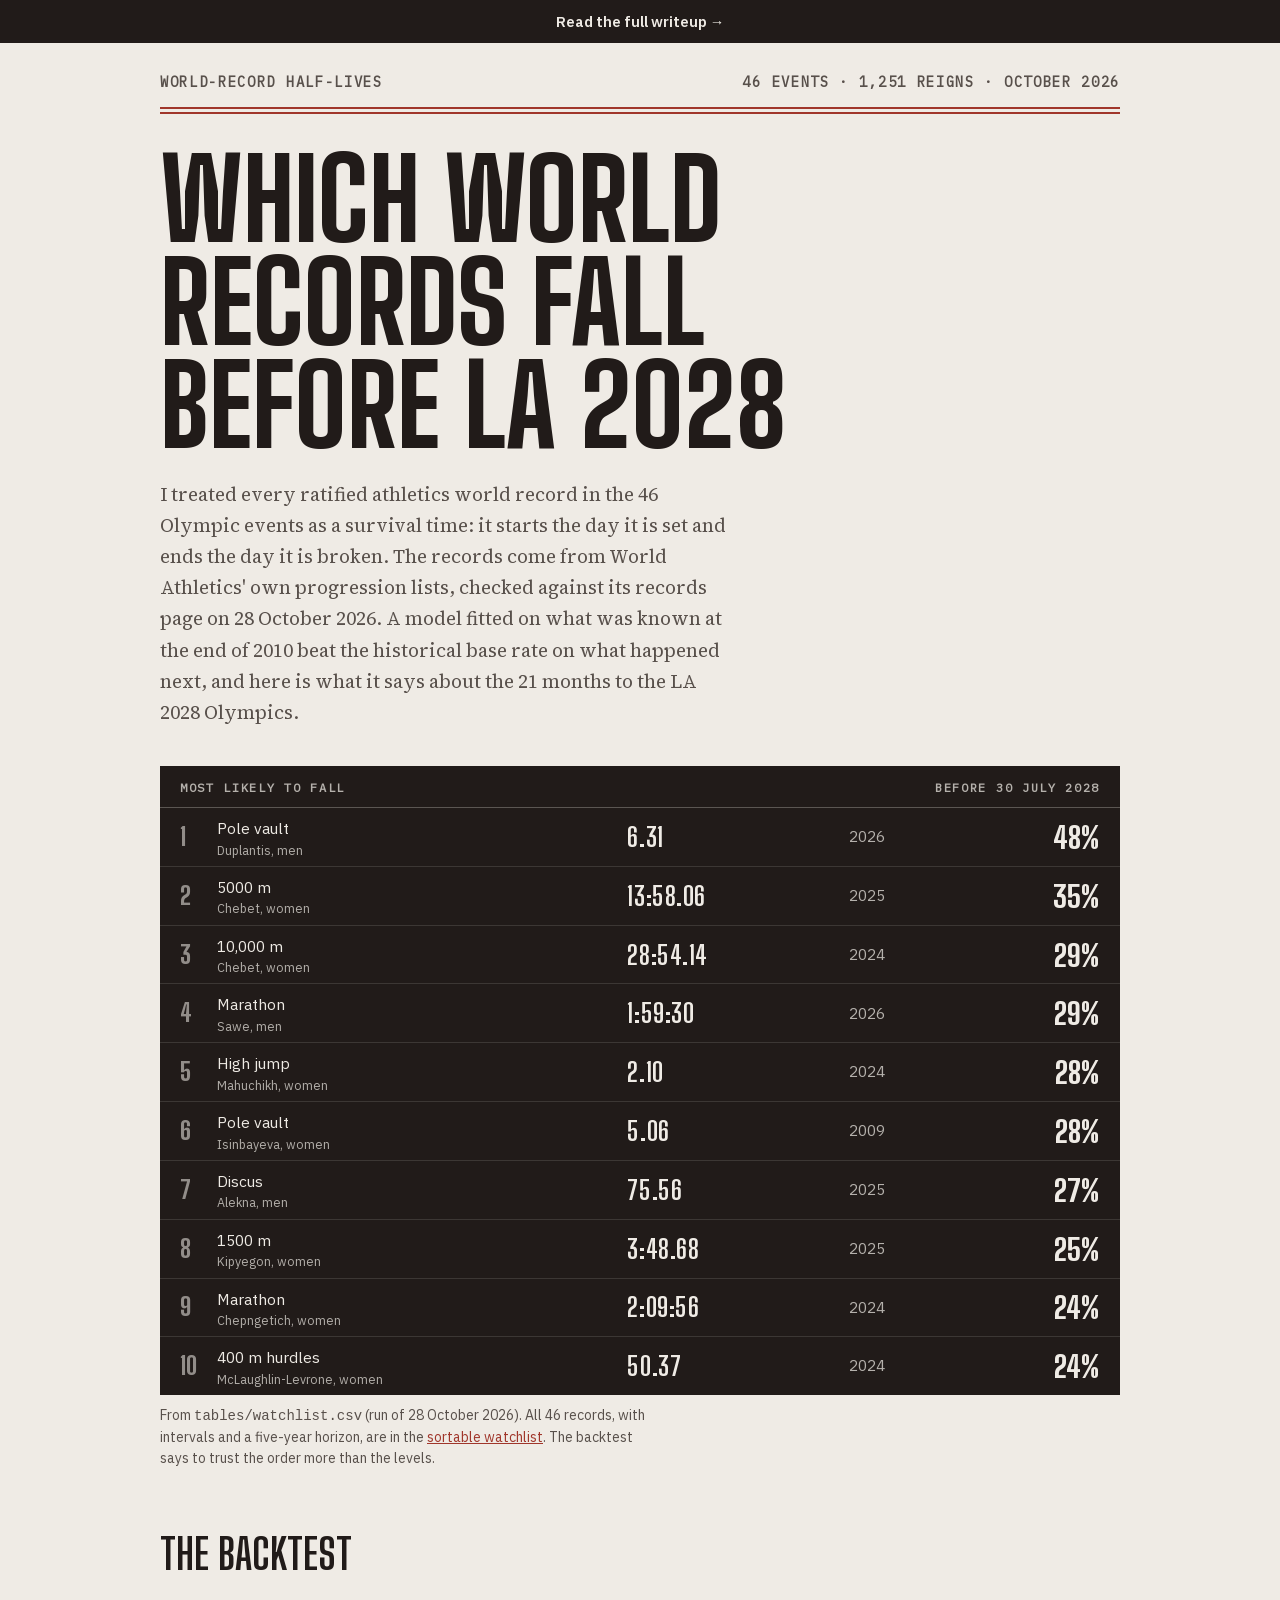
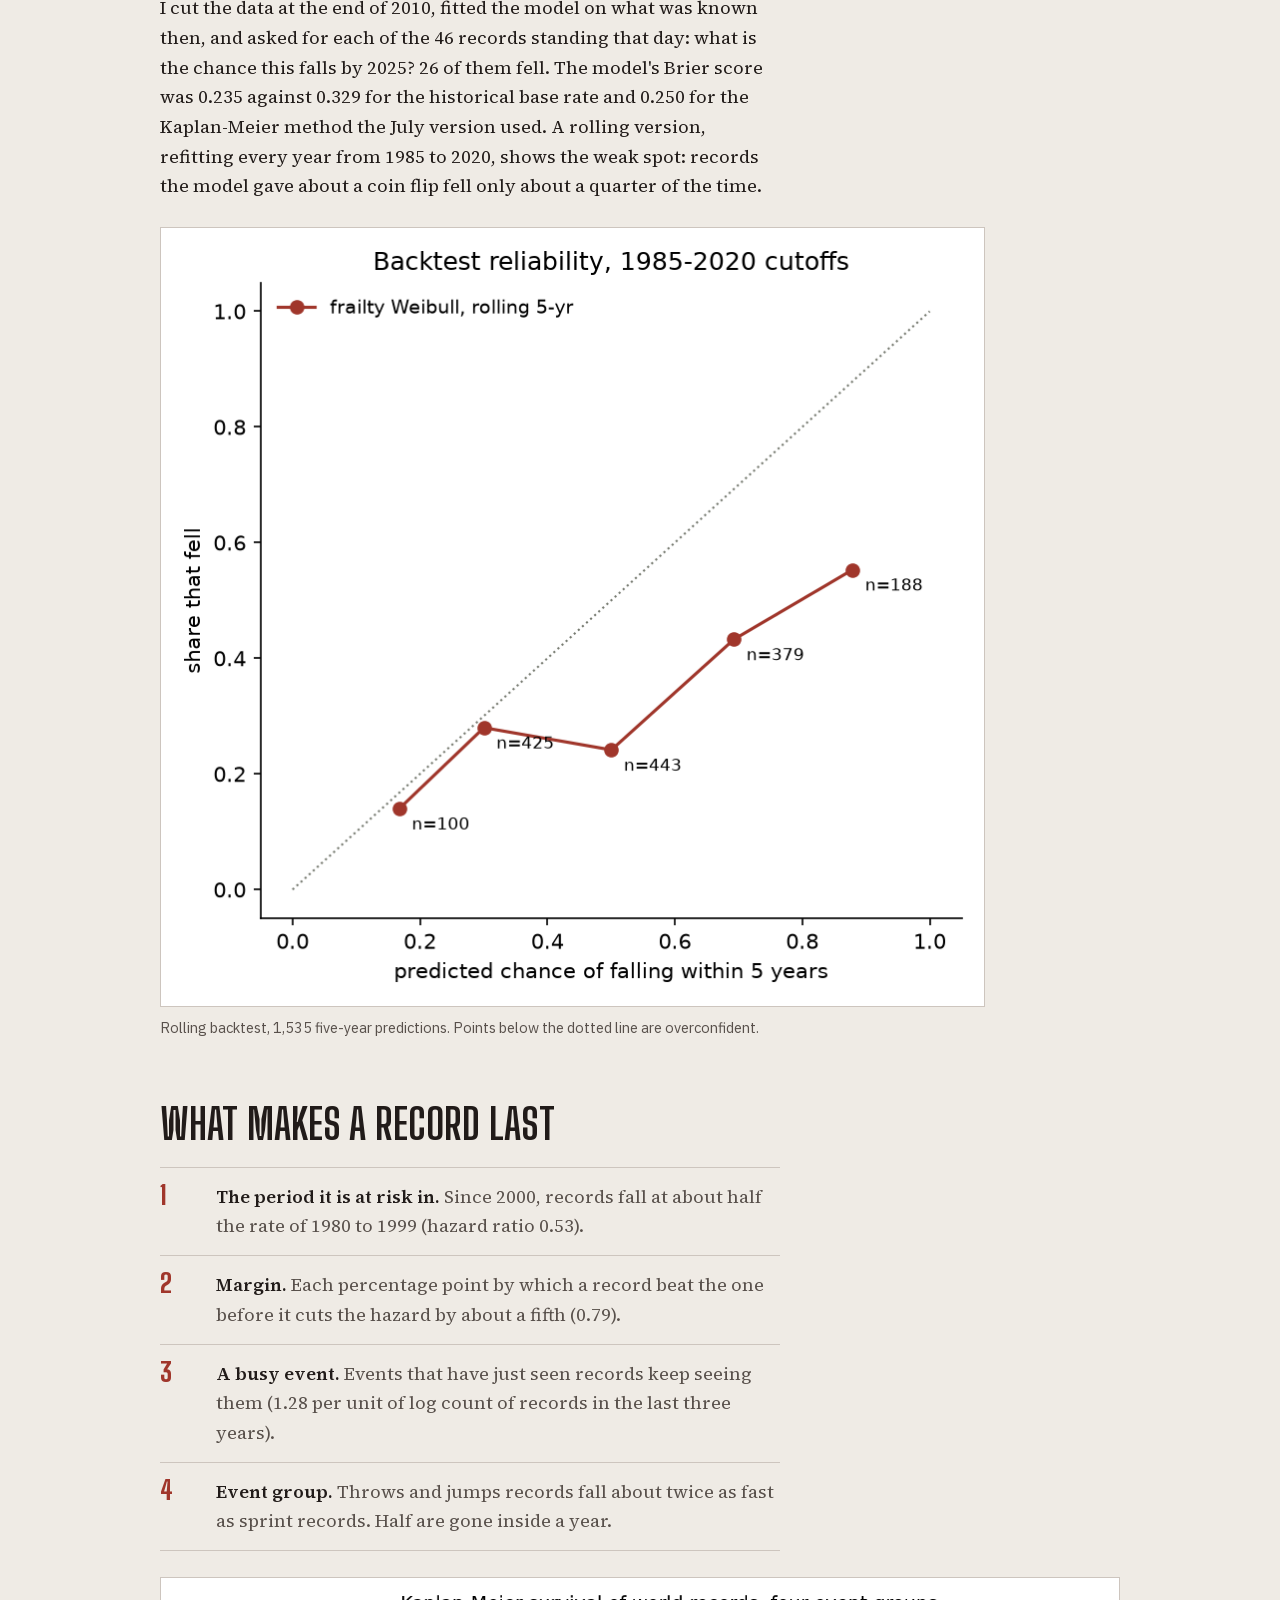
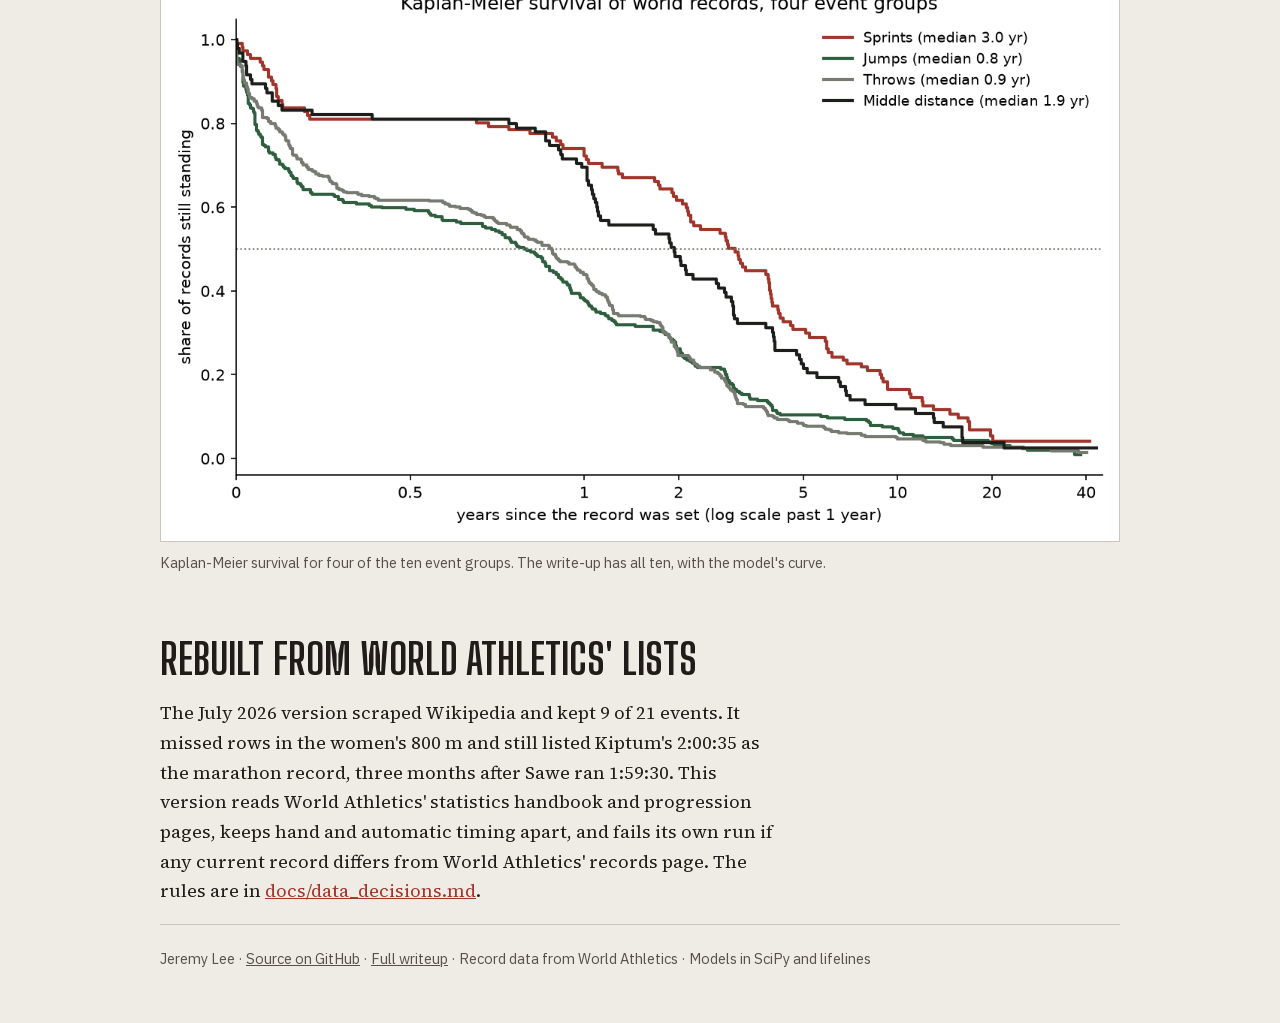
<file: index.html>
<!doctype html>
<html lang="en">
<head>
<meta charset="utf-8">
<meta name="viewport" content="width=device-width, initial-scale=1">
<title>World-record half-lives: which records fall before LA 2028</title>
<meta name="description" content="Every ratified world record in 46 Olympic athletics events, modeled as survival times, backtested from 2010, with each standing record's chance of falling before the LA 2028 Olympics close.">
<meta property="og:title" content="World-record half-lives: which records fall before LA 2028">
<meta property="og:description" content="Every ratified world record in 46 Olympic athletics events, modeled as survival times, backtested from 2010, with each standing record&#x27;s chance of falling before the LA 2028 Olympics close.">
<meta property="og:type" content="website">
<meta property="og:url" content="https://lyhjeremy.github.io/world-record-half-lives/">
<meta property="og:image" content="https://lyhjeremy.github.io/world-record-half-lives/og.png">
<meta property="og:image:width" content="1200">
<meta property="og:image:height" content="630">
<meta property="og:image:alt" content="World-record half-lives: which records fall before LA 2028">
<meta name="twitter:card" content="summary_large_image">
<link rel="stylesheet" href="assets/family.css">
<style>
  * { box-sizing: border-box; border-radius: 0; }
  body { margin: 0; background: var(--paper); color: var(--ink); font-family: var(--font-head);
         font-size: 18px; line-height: 1.65; }
  a { color: var(--signal); }
  :focus-visible { outline: 2px solid var(--signal); outline-offset: 3px; }
  .bar-link { display: block; background: var(--ink); color: var(--paper); text-align: center; padding: 11px 18px;
              font: 600 14.5px/1.45 var(--font-body); text-decoration: none; }
  .bar-link:hover { text-decoration: underline; }
  .wrap { width: min(100% - 2.6rem, 60rem); margin: 0 auto; }
  header { padding: 30px 0 0; }
  .mast { display: flex; justify-content: space-between; gap: 12px; flex-wrap: wrap; align-items: baseline;
          border-bottom: 7px double var(--signal); padding-bottom: 14px;
          font: 600 14px/1.4 var(--font-mono); text-transform: uppercase; letter-spacing: .12em; color: var(--ink-2); }
  h1 { font: 800 clamp(48px, 9vw, 112px)/.92 var(--font-display); text-transform: uppercase; margin: 34px 0 0; max-width: 13ch; }
  .lede { max-width: 58ch; color: var(--ink-2); margin: 22px 0 0; font-size: 1.05em; }
  h2 { font: 700 clamp(28px, 4vw, 42px)/1 var(--font-display); text-transform: uppercase; margin: 64px 0 14px; }
  p { max-width: 62ch; }
  .board { background: var(--ink); color: var(--paper); margin-top: 38px; overflow-x: auto; }
  .board-head { display: flex; justify-content: space-between; gap: 10px; flex-wrap: wrap; padding: 14px 20px 10px;
                border-bottom: 1px solid color-mix(in srgb, var(--paper) 28%, transparent);
                font: 600 12px/1.4 var(--font-mono); letter-spacing: .14em; text-transform: uppercase;
                color: color-mix(in srgb, var(--paper) 72%, var(--ink)); }
  table { border-collapse: collapse; width: 100%; min-width: 440px; font-family: var(--font-body); font-size: 15.5px; }
  td { padding: 8px 20px 8px 0; border-bottom: 1px solid color-mix(in srgb, var(--paper) 13%, transparent); }
  tr:last-child td { border-bottom: 0; }
  td:first-child { padding-left: 20px; width: 52px; font: 800 24px/1 var(--font-display);
                   color: color-mix(in srgb, var(--paper) 55%, var(--ink)); }
  .mark { font: 700 26px/1 var(--font-display); letter-spacing: .02em; }
  .yr { color: color-mix(in srgb, var(--paper) 72%, var(--ink)); }
  .p { font: 800 30px/1 var(--font-display); text-align: right; }
  .note { font: 400 14px/1.5 var(--font-body); color: var(--ink-2); margin-top: 10px; }
  figure { margin: 26px 0 0; }
  figure img { display: block; max-width: 100%; height: auto; border: 1px solid var(--rule); background: var(--panel); }
  figcaption { font: 400 14.5px/1.5 var(--font-body); color: var(--ink-2); margin-top: 10px; }
  .facts { margin: 22px 0 0; padding: 0; list-style: none; border-top: 1px solid var(--rule); counter-reset: lane; max-width: 62ch; }
  .facts li { counter-increment: lane; display: grid; grid-template-columns: 44px 1fr; gap: 12px; padding: 14px 0;
              border-bottom: 1px solid var(--rule); color: var(--ink-2); }
  .facts li::before { content: counter(lane); font: 800 26px/1 var(--font-display); color: var(--signal); }
  .facts b { color: var(--ink); }
  footer { border-top: 1px solid var(--rule); margin-top: 70px; padding: 22px 0 54px;
           font: 400 14.5px/1.6 var(--font-body); color: var(--ink-2); }
  footer a { color: var(--ink-2); }
  .board small { display: block; font: 400 12.5px/1.3 var(--font-body); color: color-mix(in srgb, var(--paper) 70%, var(--ink)); }
</style>
</head>
<body>
<a class="bar-link" href="overview/" data-overview-link>Read the full writeup&nbsp;&rarr;</a>

<header class="wrap">
  <div class="mast"><span>World-record half-lives</span><span>46 events · 1,251 reigns · October 2026</span></div>
  <h1>Which world records fall before LA 2028</h1>
  <p class="lede">I treated every ratified athletics world record in the 46 Olympic events as a survival
  time: it starts the day it is set and ends the day it is broken. The records come from World
  Athletics' own progression lists, checked against its records page on 28 October 2026. A model fitted
  on what was known at the end of 2010 beat the historical base rate on what happened next, and here is
  what it says about the 21 months to the LA 2028 Olympics.</p>
</header>

<main class="wrap">
  <div class="board" role="region" aria-label="The ten standing records most likely to fall before the LA 2028 Olympics close" tabindex="0">
    <div class="board-head"><span>Most likely to fall</span><span>Before 30 July 2028</span></div>
    <table>
      <tr><td>1</td><td>Pole vault<small>Duplantis, men</small></td><td class="mark">6.31</td><td class="yr">2026</td><td class="p">48%</td></tr>
      <tr><td>2</td><td>5000 m<small>Chebet, women</small></td><td class="mark">13:58.06</td><td class="yr">2025</td><td class="p">35%</td></tr>
      <tr><td>3</td><td>10,000 m<small>Chebet, women</small></td><td class="mark">28:54.14</td><td class="yr">2024</td><td class="p">29%</td></tr>
      <tr><td>4</td><td>Marathon<small>Sawe, men</small></td><td class="mark">1:59:30</td><td class="yr">2026</td><td class="p">29%</td></tr>
      <tr><td>5</td><td>High jump<small>Mahuchikh, women</small></td><td class="mark">2.10</td><td class="yr">2024</td><td class="p">28%</td></tr>
      <tr><td>6</td><td>Pole vault<small>Isinbayeva, women</small></td><td class="mark">5.06</td><td class="yr">2009</td><td class="p">28%</td></tr>
      <tr><td>7</td><td>Discus<small>Alekna, men</small></td><td class="mark">75.56</td><td class="yr">2025</td><td class="p">27%</td></tr>
      <tr><td>8</td><td>1500 m<small>Kipyegon, women</small></td><td class="mark">3:48.68</td><td class="yr">2025</td><td class="p">25%</td></tr>
      <tr><td>9</td><td>Marathon<small>Chepngetich, women</small></td><td class="mark">2:09:56</td><td class="yr">2024</td><td class="p">24%</td></tr>
      <tr><td>10</td><td>400 m hurdles<small>McLaughlin-Levrone, women</small></td><td class="mark">50.37</td><td class="yr">2024</td><td class="p">24%</td></tr>
    </table>
  </div>
  <p class="note">From <code>tables/watchlist.csv</code> (run of 28 October 2026). All 46 records, with intervals and a five-year
  horizon, are in the <a href="overview/#watchlist">sortable watchlist</a>. The backtest says to trust the order more than the levels.</p>

  <h2>The backtest</h2>
  <p>I cut the data at the end of 2010, fitted the model on what was known then, and asked for each of the 46
  records standing that day: what is the chance this falls by 2025? 26 of them fell. The model's Brier score
  was 0.235 against 0.329 for the historical base rate and 0.250 for the Kaplan-Meier method the July version
  used. A rolling version, refitting every year from 1985 to 2020, shows the weak spot: records the model
  gave about a coin flip fell only about a quarter of the time.</p>
  <figure>
    <img width="825" height="780" src="figures/backtest_reliability.png" alt="Reliability plot of the rolling backtest. Below 40 percent predicted, the share of records that fell is close to the prediction; above that it falls well short, for example 24 percent observed where 50 percent was predicted.">
    <figcaption>Rolling backtest, 1,535 five-year predictions. Points below the dotted line are overconfident.</figcaption>
  </figure>

  <h2>What makes a record last</h2>
  <ol class="facts">
    <li><span><b>The period it is at risk in.</b> Since 2000, records fall at about half the rate of 1980 to 1999 (hazard ratio 0.53).</span></li>
    <li><span><b>Margin.</b> Each percentage point by which a record beat the one before it cuts the hazard by about a fifth (0.79).</span></li>
    <li><span><b>A busy event.</b> Events that have just seen records keep seeing them (1.28 per unit of log count of records in the last three years).</span></li>
    <li><span><b>Event group.</b> Throws and jumps records fall about twice as fast as sprint records. Half are gone inside a year.</span></li>
  </ol>
  <figure>
    <img width="1275" height="750" src="figures/survival_by_group.png" alt="Kaplan-Meier survival curves for sprints, middle distance, jumps and throws. Jumps and throws drop below one half before one year; sprints last longest with a median of about three years.">
    <figcaption>Kaplan-Meier survival for four of the ten event groups. The write-up has all ten, with the model's curve.</figcaption>
  </figure>

  <h2>Rebuilt from World Athletics' lists</h2>
  <p>The July 2026 version scraped Wikipedia and kept 9 of 21 events. It missed rows in the women's 800 m and
  still listed Kiptum's 2:00:35 as the marathon record, three months after Sawe ran 1:59:30. This version reads
  World Athletics' statistics handbook and progression pages, keeps hand and automatic timing apart, and fails
  its own run if any current record differs from World Athletics' records page. The rules are in
  <a href="https://github.com/lyhjeremy/world-record-half-lives/blob/main/docs/data_decisions.md">docs/data_decisions.md</a>.</p>
</main>

<footer class="wrap">
  Jeremy Lee · <a href="https://github.com/lyhjeremy/world-record-half-lives">Source on GitHub</a> ·
  <a href="overview/">Full writeup</a> · Record data from World Athletics · Models in SciPy and lifelines
</footer>
</body>
</html>
</file>
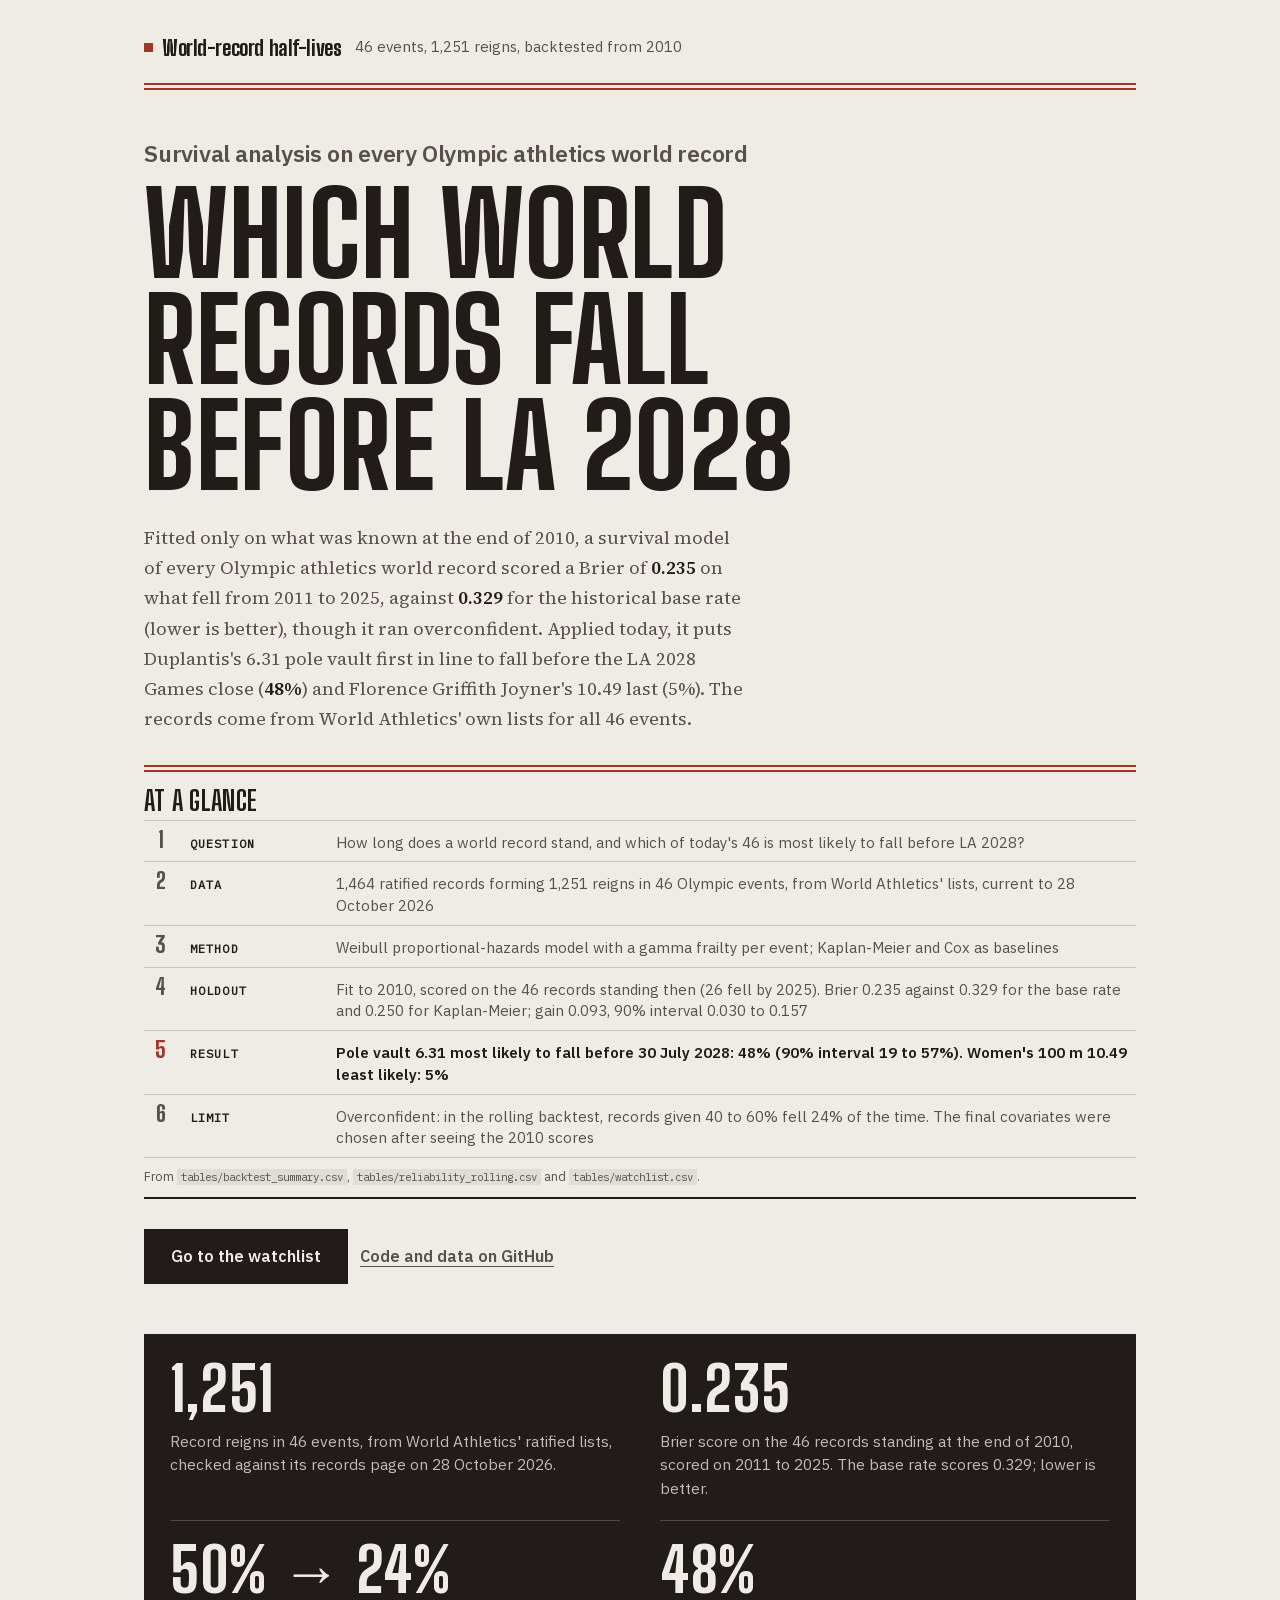
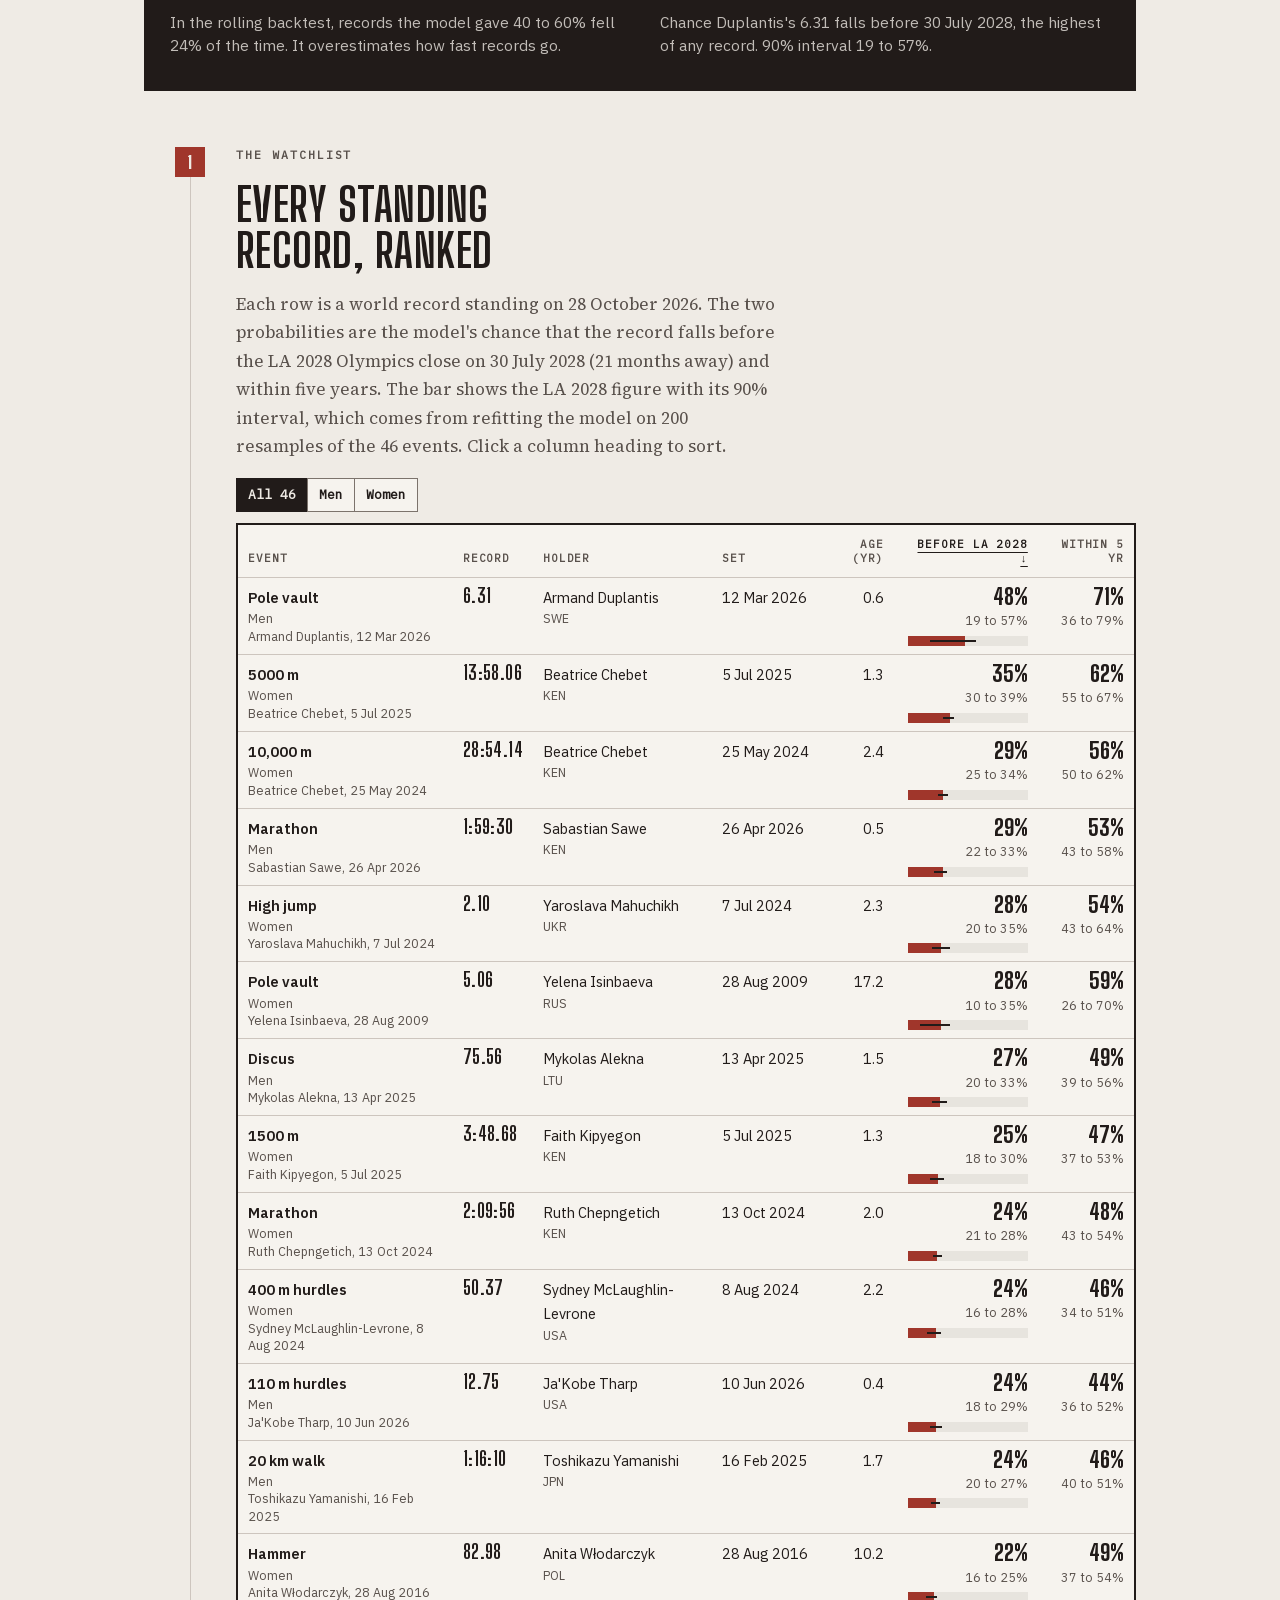
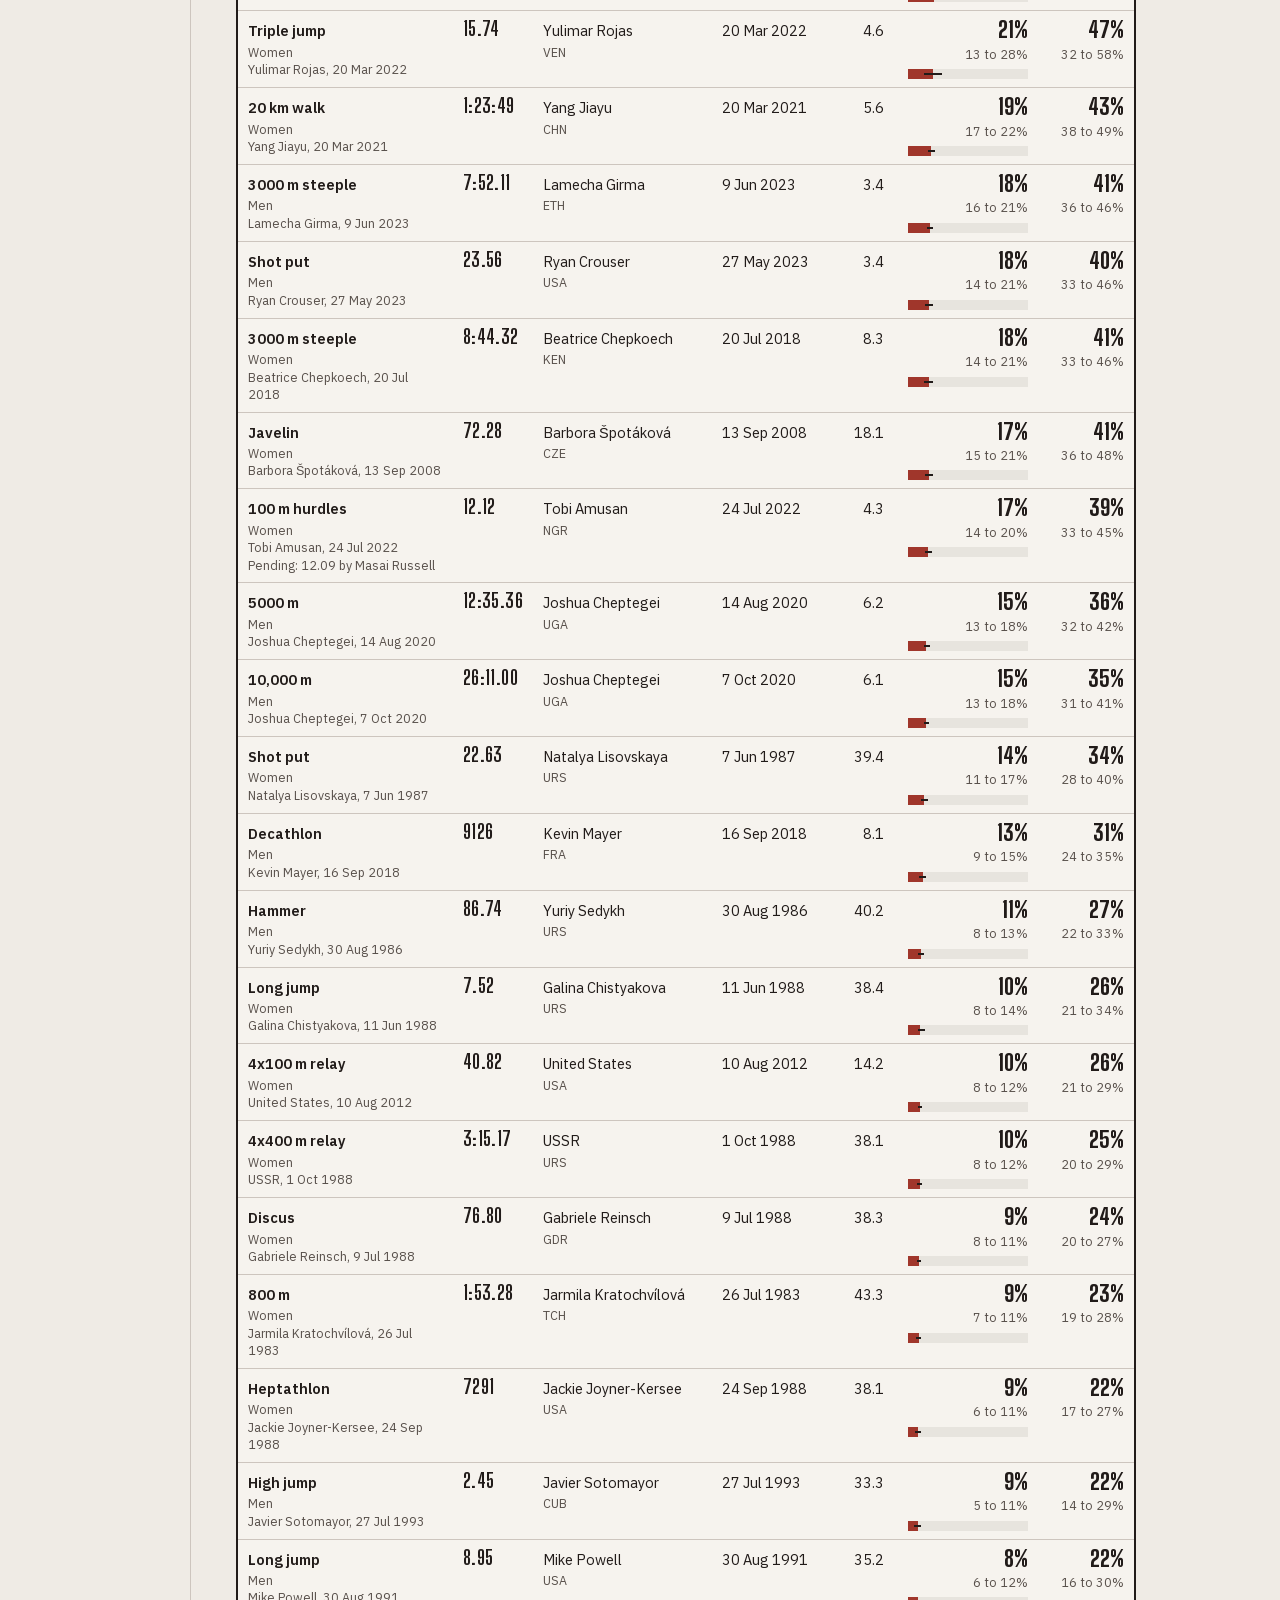
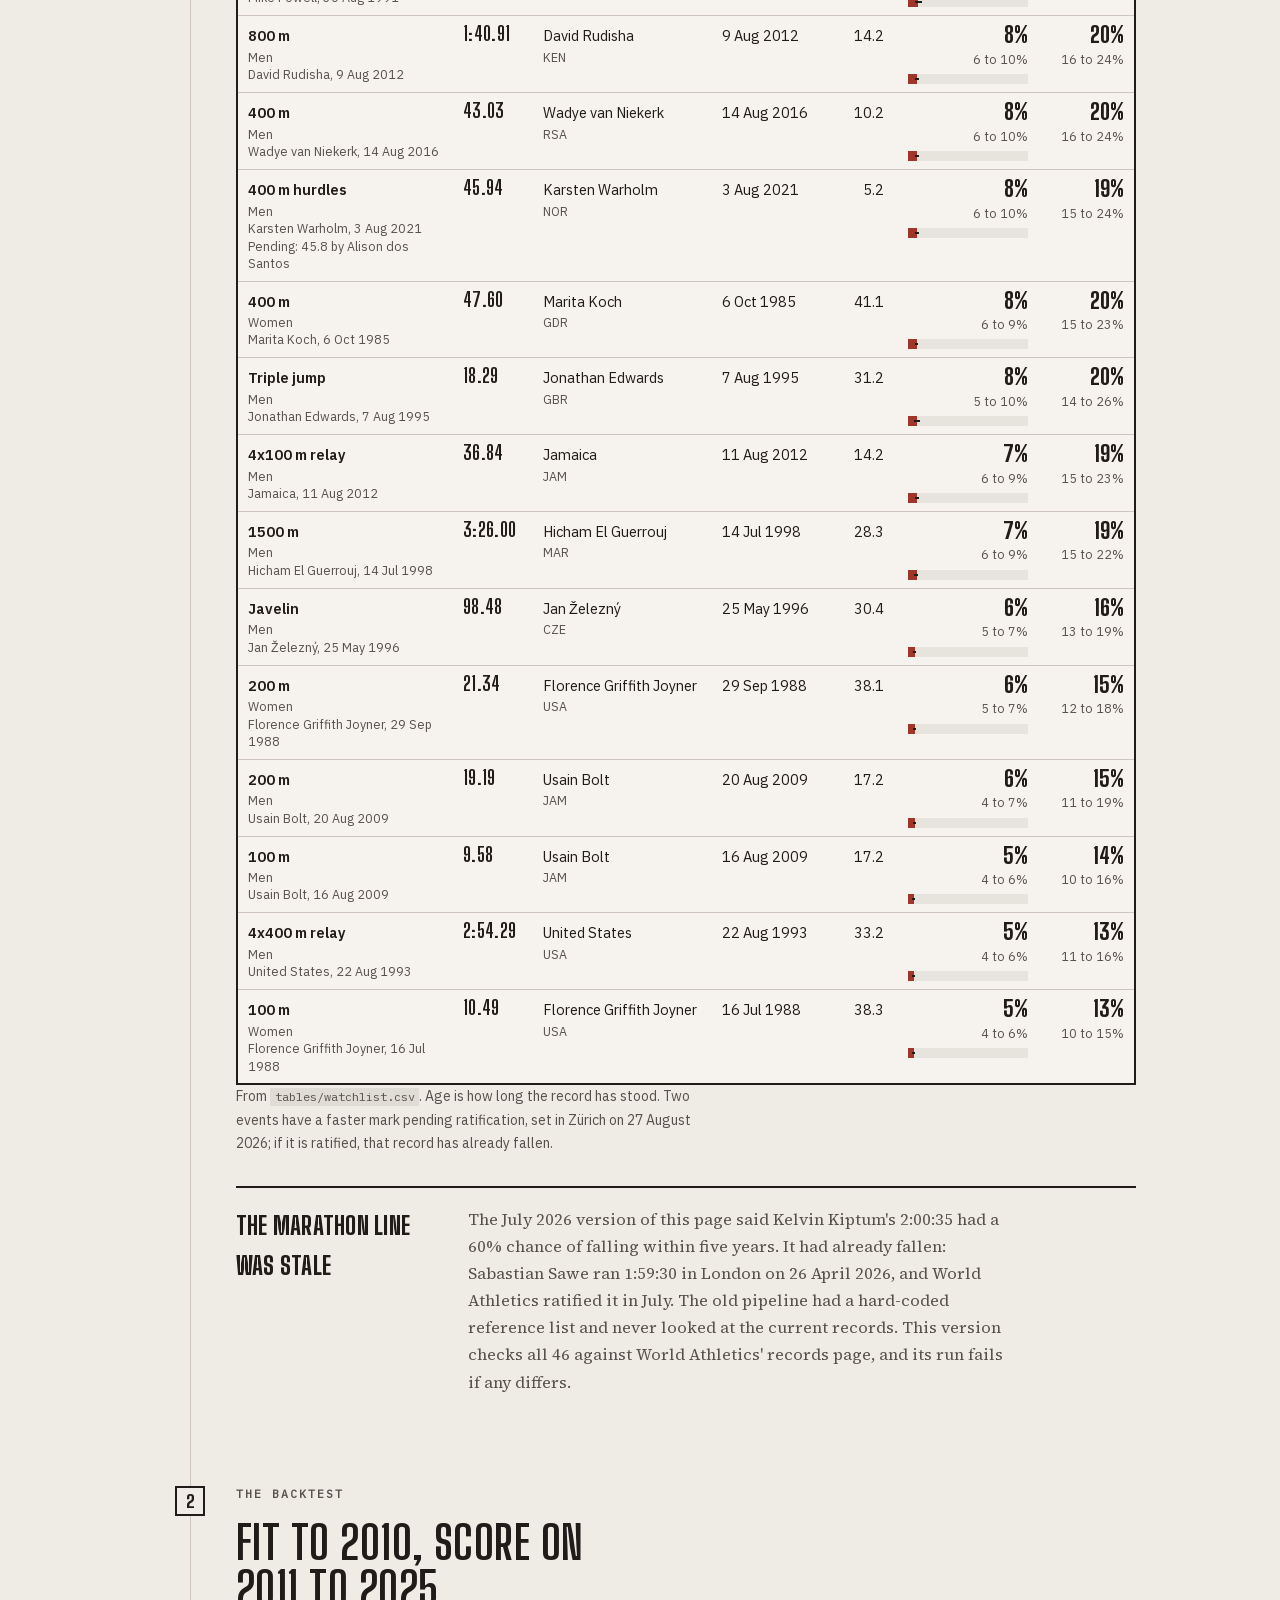
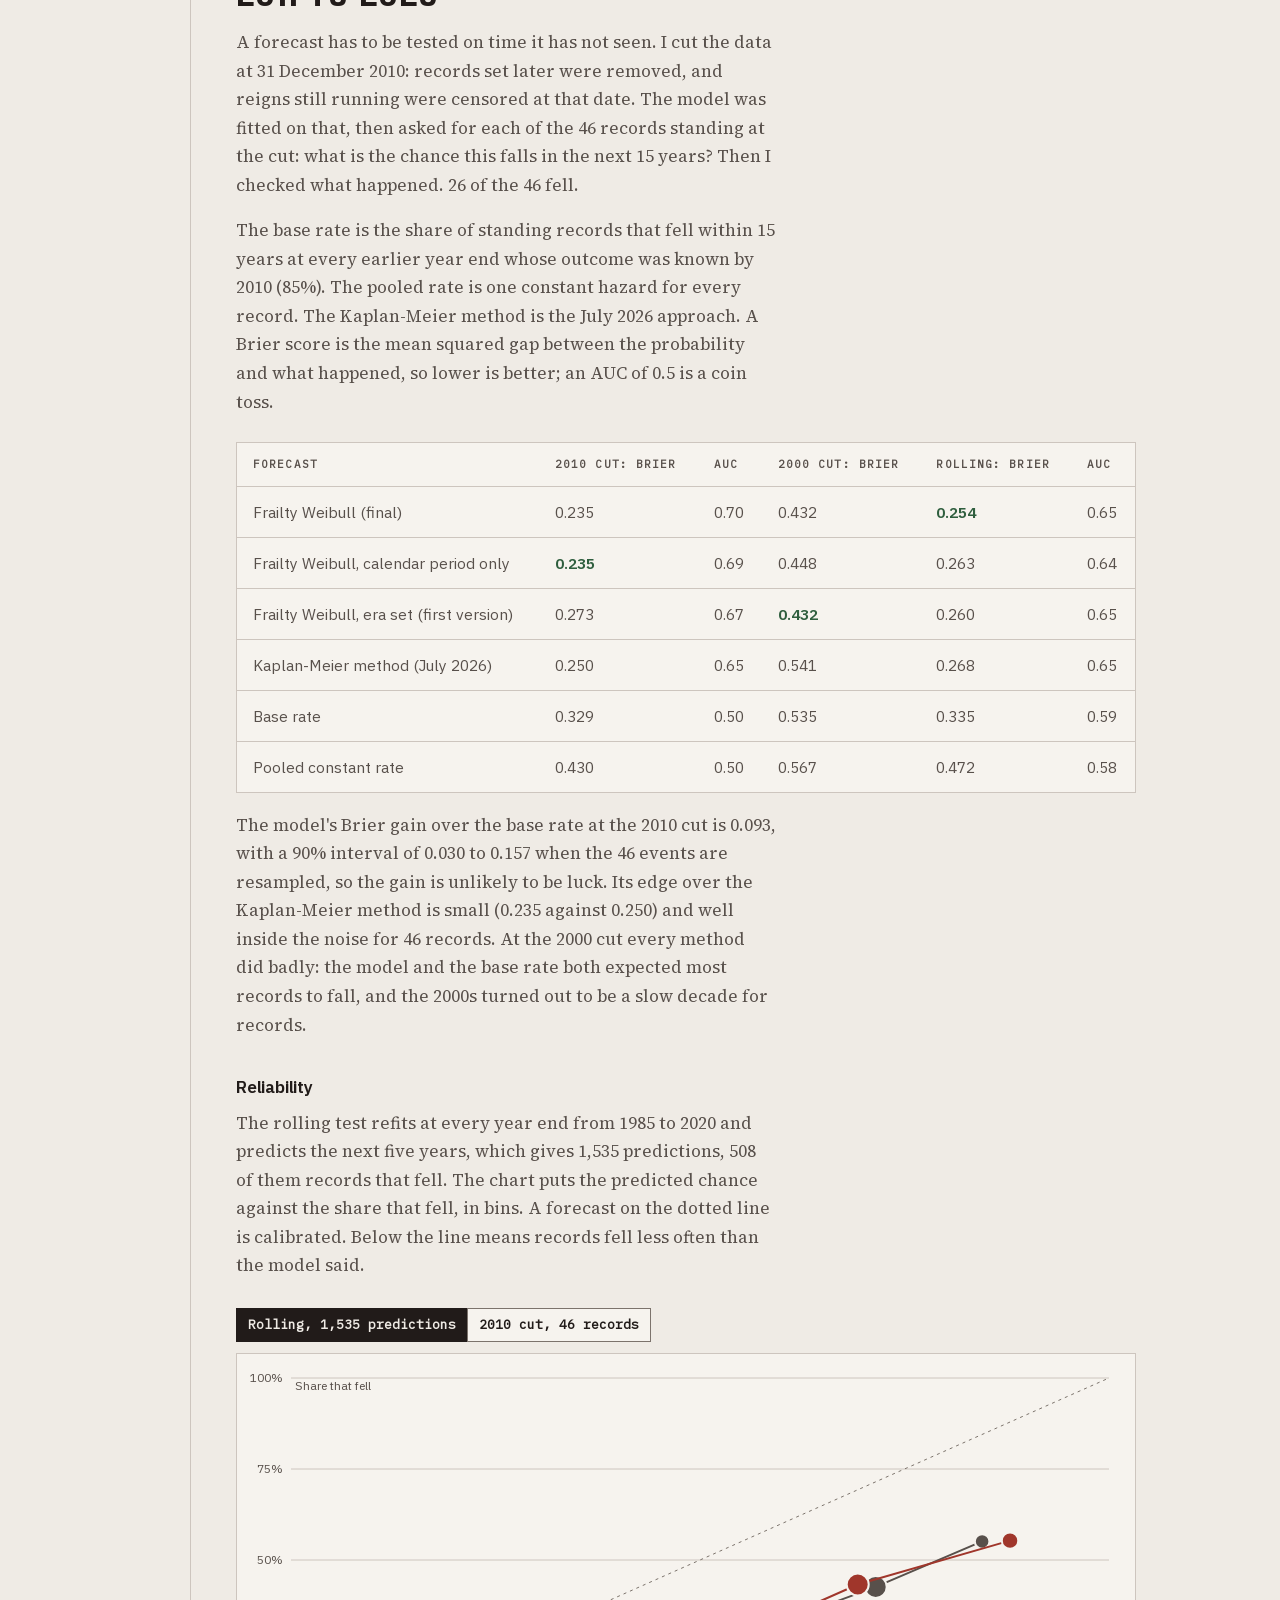
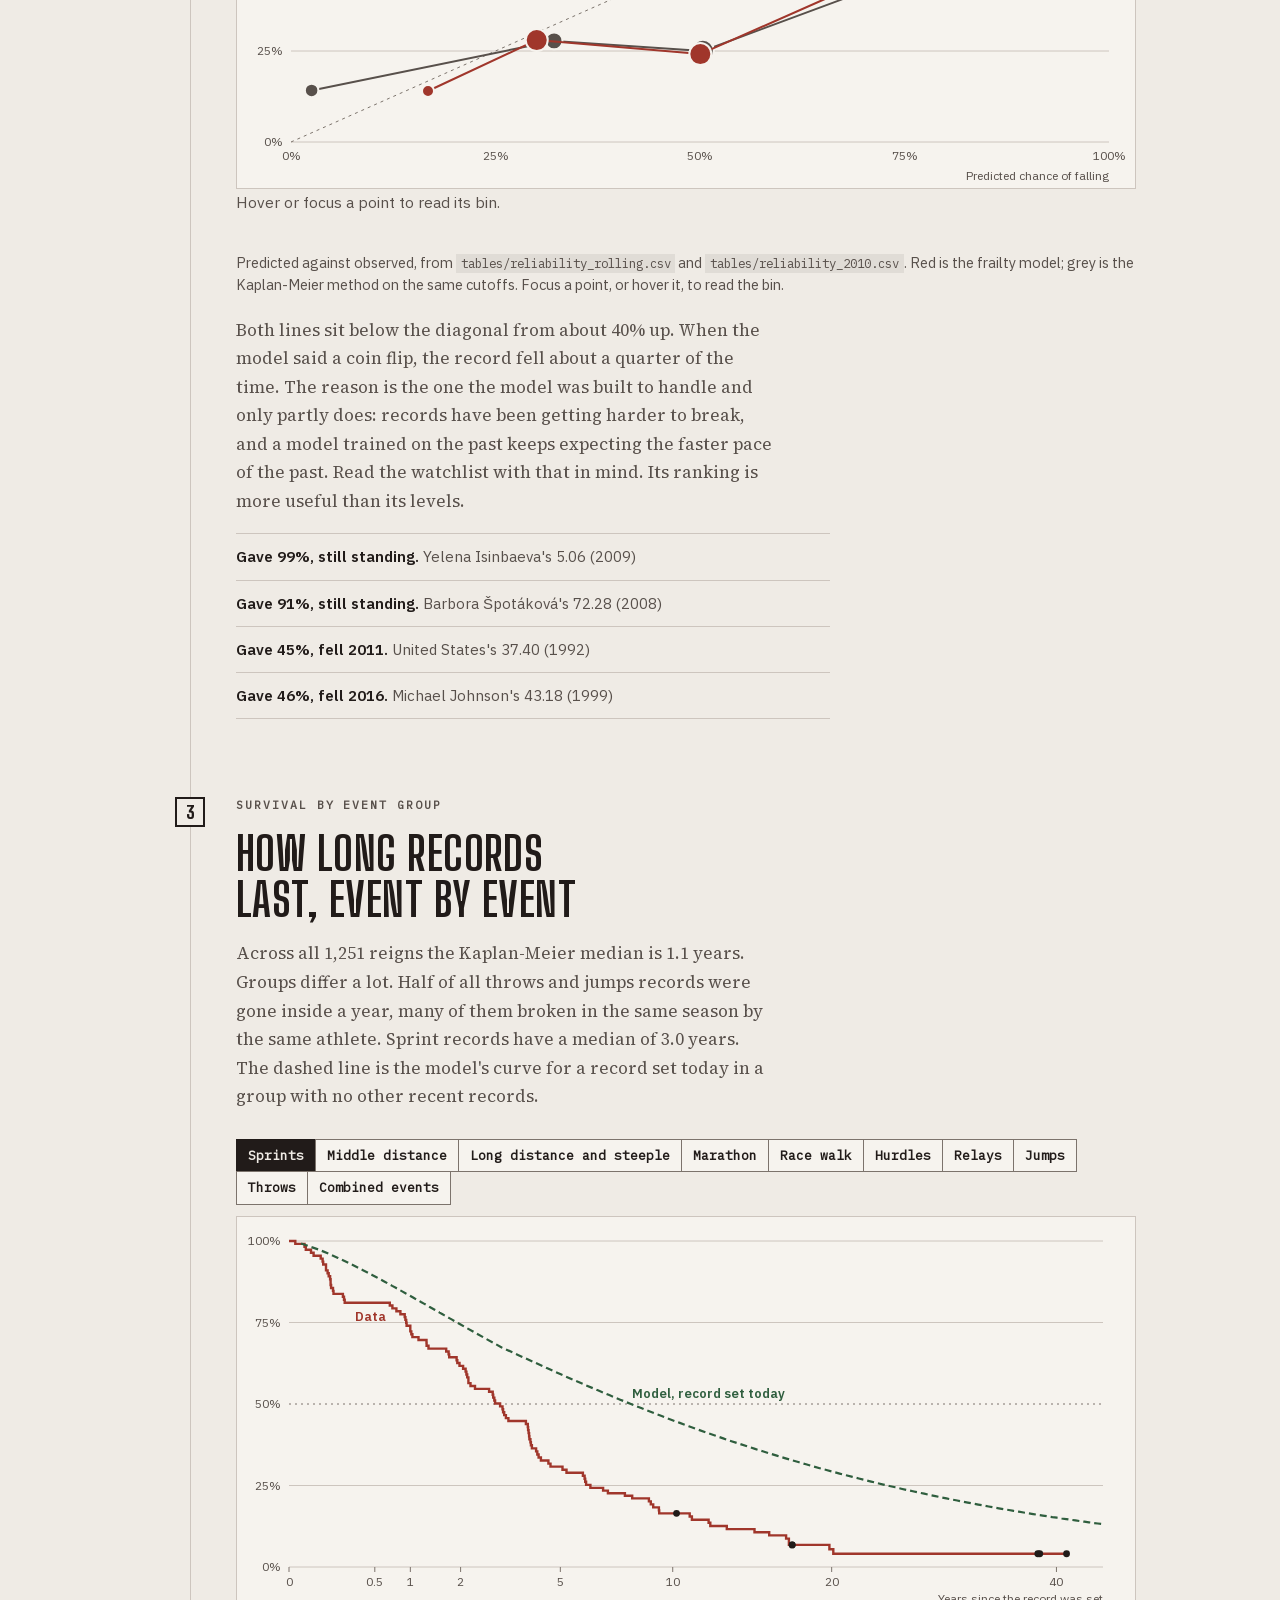
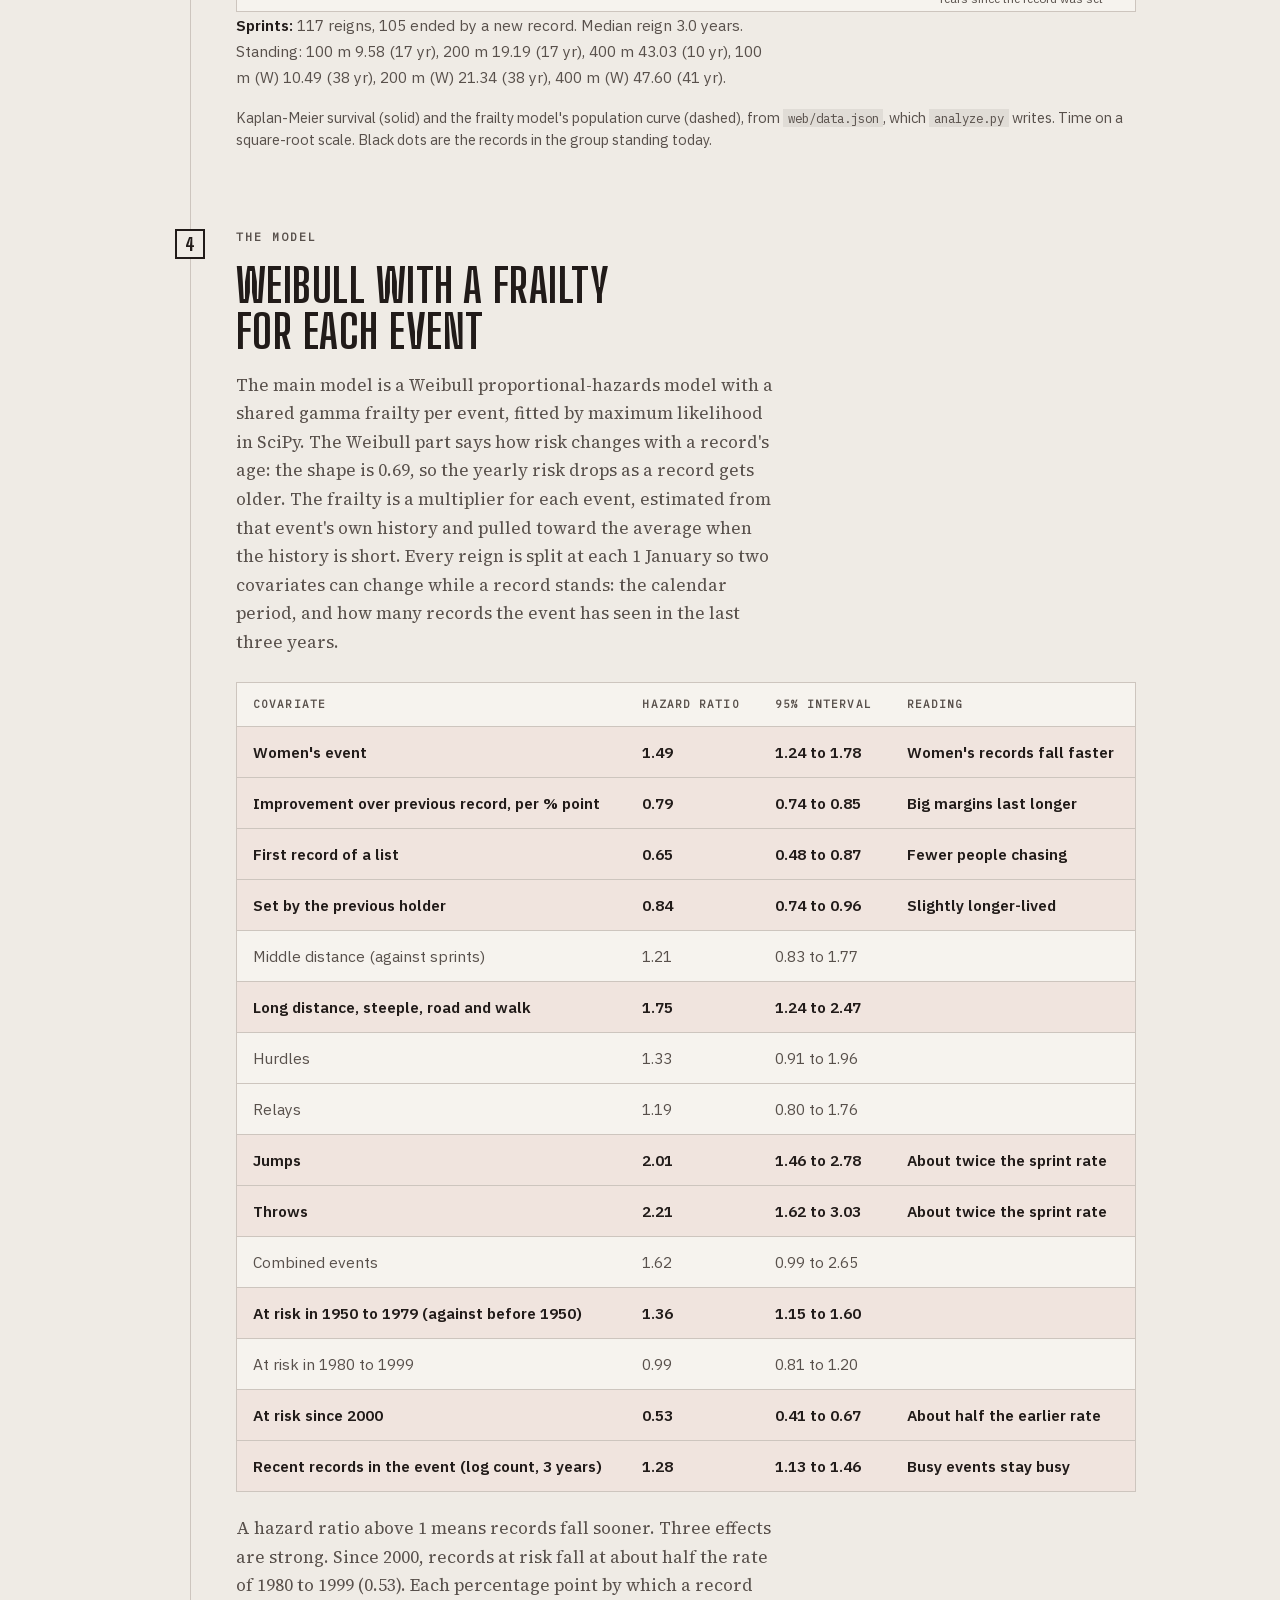
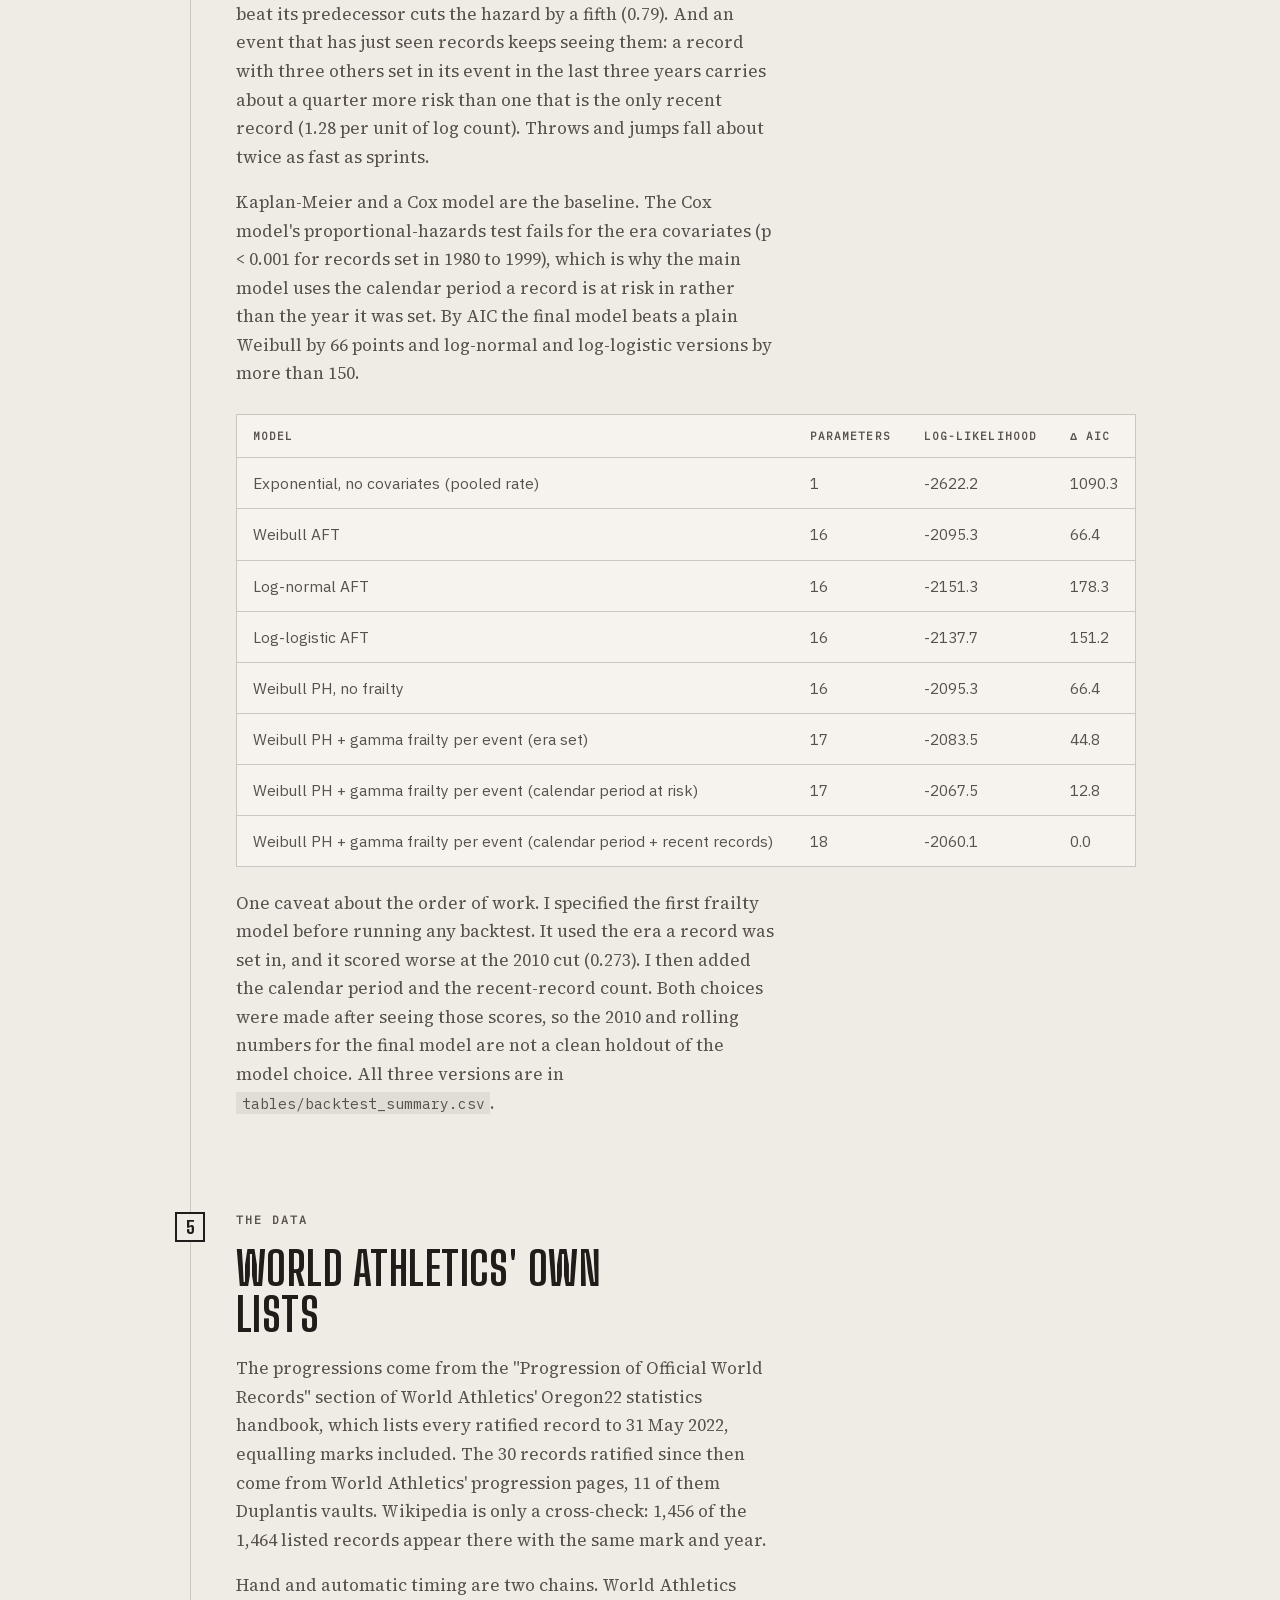
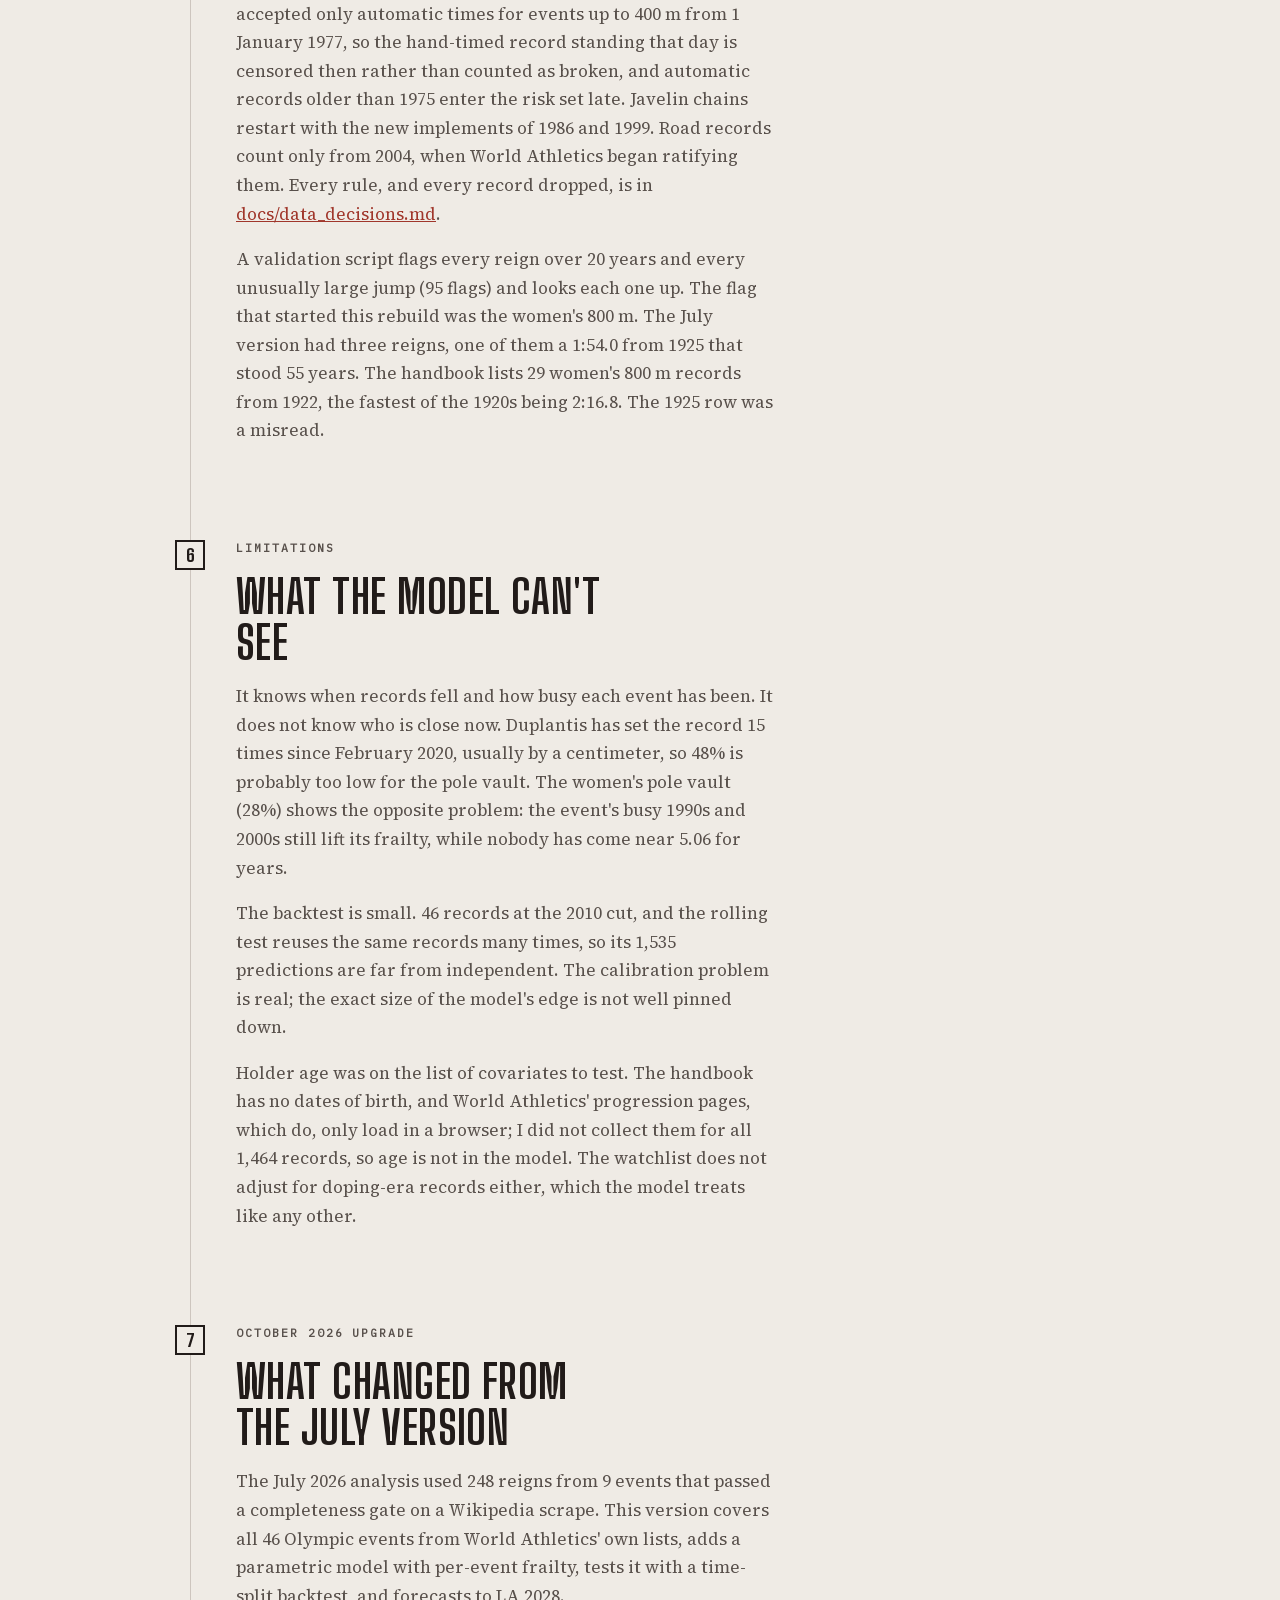
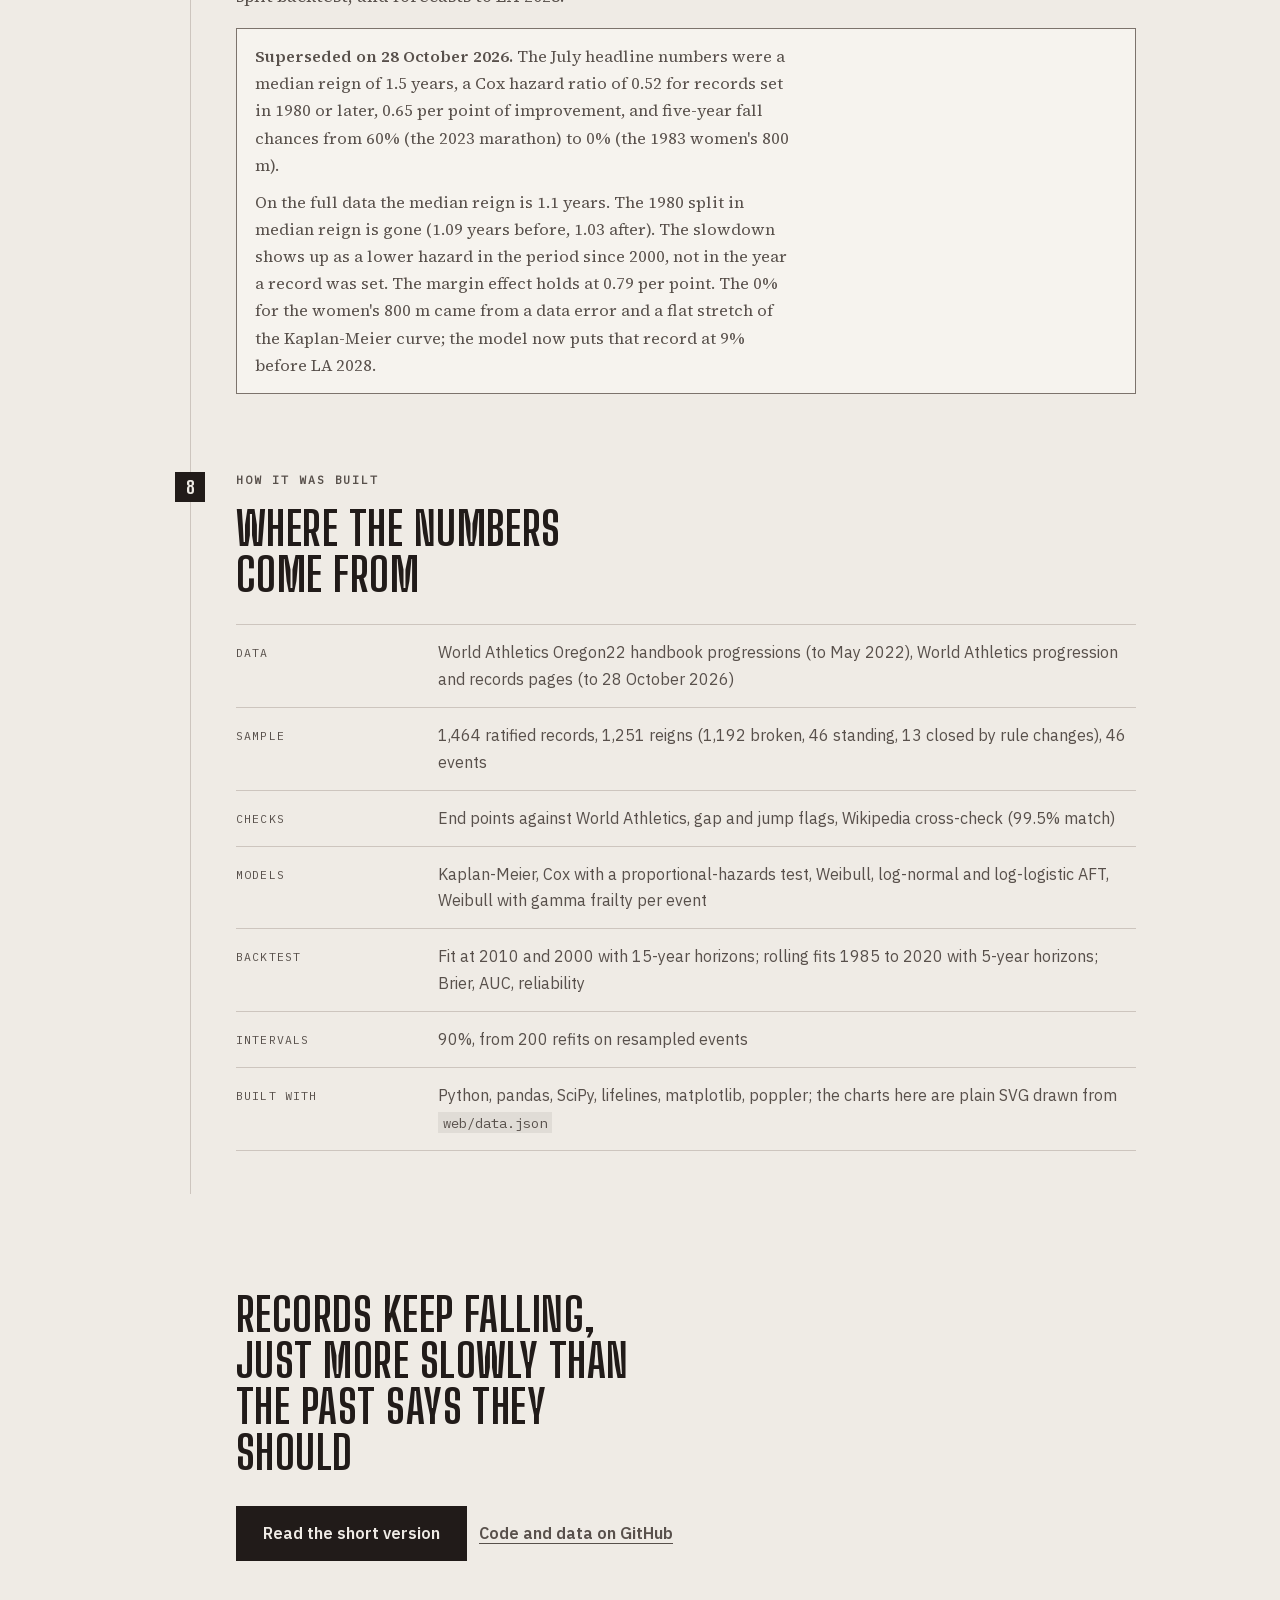
<file: overview/index.html>
<!doctype html>
<html lang="en">
<head>
<meta charset="utf-8" />
<meta name="viewport" content="width=device-width, initial-scale=1, viewport-fit=cover" />
<title>World-record half-lives: which records fall before LA 2028</title>
<meta name="description" content="Every ratified world record in 46 Olympic athletics events, rebuilt from World Athletics' own progression lists and modeled as survival times. Backtested from 2010, with a watchlist of each record's chance of falling before the LA 2028 Olympics close." />
<meta name="theme-color" content="#EFEBE5" />
<meta property="og:title" content="World-record half-lives: which records fall before LA 2028" />
<meta property="og:description" content="1,251 world-record reigns in 46 events, a Weibull survival model with per-event frailty, a 2010 backtest scored on 2011 to 2025, and a watchlist for LA 2028." />
<meta property="og:type" content="article" />
<meta property="og:url" content="https://lyhjeremy.github.io/world-record-half-lives/overview/" />
<meta property="og:image" content="https://lyhjeremy.github.io/world-record-half-lives/og.png" />
<meta property="og:image:width" content="1200" />
<meta property="og:image:height" content="630" />
<meta property="og:image:alt" content="World-record half-lives: which records fall before LA 2028" />
<meta name="twitter:card" content="summary_large_image" />
<style>
  :root {
    --paper: #EFEBE5;
    --card: #F6F3EE;
    --plate: #F6F3EE;
    --ink: #211B19;
    --ink2: #58504B;
    --muted: #58504B;
    --rule: #CDC5BE;
    --accent: #A0362B;
    --accent2: #2F5E3E;
    --link: #A0362B;
    --serif: "Source Serif 4", "Iowan Old Style", "Palatino Linotype", Palatino, serif;
    --sans: "IBM Plex Sans", "Helvetica Neue", Helvetica, Arial, sans-serif;
    --mono: "IBM Plex Mono", "SF Mono", Menlo, Consolas, monospace;
    --display: "Big Shoulders Display", "Arial Narrow", sans-serif;
    --edge: #7C736C;
    --spine:  92px;
    --col:    min(100% - 2.6rem, 62rem);
  }
  @media (prefers-color-scheme: dark) {
    :root {
      --paper: #1B1716;
      --card: #25201E;
      --plate: #25201E;
      --ink: #ECE5DF;
      --ink2: #AFA59D;
      --muted: #AFA59D;
      --rule: #3F3734;
      --accent: #D88A7C;
      --accent2: #7FB48E;
      --link: #D88A7C;
      --edge: #756A64;
    }
  }

  @font-face{font-family:"Source Serif 4";src:url("../fonts/SourceSerif4-400.woff2")format("woff2");font-weight:400;font-display:swap}
  @font-face{font-family:"Source Serif 4";src:url("../fonts/SourceSerif4-600.woff2")format("woff2");font-weight:600;font-display:swap}
  @font-face{font-family:"IBM Plex Sans";src:url("../fonts/IBMPlexSans-400.woff2")format("woff2");font-weight:400;font-display:swap}
  @font-face{font-family:"IBM Plex Sans";src:url("../fonts/IBMPlexSans-600.woff2")format("woff2");font-weight:600;font-display:swap}
  @font-face{font-family:"IBM Plex Mono";src:url("../fonts/IBMPlexMono-400.woff2")format("woff2");font-weight:400;font-display:swap}

  * { box-sizing: border-box; border-radius: 0; }
  html { scroll-behavior: smooth; }
  body {
    margin: 0; background: var(--paper); color: var(--ink);
    font-family: var(--serif); font-size: clamp(17px, 0.55rem + 0.6vw, 19.5px);
    line-height: 1.68; -webkit-font-smoothing: antialiased; overflow-x: hidden;
  }
  img { max-width: 100%; height: auto; display: block; }
  a { color: var(--link); }
  :focus-visible { outline: 2px solid var(--accent); outline-offset: 3px; border-radius: 0; }
  strong { font-weight: 700; color: var(--ink); }
  code { font-family: var(--mono); font-size: .86em;
         background: color-mix(in srgb, var(--ink) 7%, transparent);
         padding: .12em .38em; border-radius: 0; }
  .wrap { width: var(--col); margin: 0 auto; }

  .eyebrow { font-family: var(--mono); font-weight: 600; font-size: 11.5px;
             letter-spacing: .17em; text-transform: uppercase; color: var(--muted);
             margin: 0 0 14px; }

  .masthead { display: flex; align-items: baseline; gap: 14px; flex-wrap: wrap; padding: 30px 0 0; }
  .logo { font-family: var(--sans); font-weight: 800; font-size: 21px;
          letter-spacing: -.02em; display: flex; align-items: center; gap: 9px; }
  .dot { width: 9px; height: 9px; border-radius: 0; background: var(--accent); flex: none; }
  .tagline { font-size: 15px; color: var(--ink2); font-family: var(--sans); }

  .hero { padding: 44px 0 54px; }
  .kicker { font-family: var(--sans); font-size: clamp(18px, 2.1vw, 23px); font-weight: 600;
            color: var(--muted); margin: 0 0 8px; letter-spacing: -.01em; }
  .hero h1 { font-family: var(--sans); font-size: clamp(37px, 6vw, 72px); font-weight: 800;
             letter-spacing: -.035em; line-height: 1.04; margin: 0; max-width: 17ch; }
  .hero-sub { margin: 24px 0 0; font-size: 1.06em; color: var(--ink2); max-width: 60ch; }

  .cta-row { display: flex; gap: 12px; flex-wrap: wrap; margin-top: 30px; align-items: center; }
  .btn { display: inline-block; padding: 13px 26px; border-radius: 0;
         font-family: var(--sans); font-weight: 700; font-size: 16px;
         text-decoration: none; border: 1px solid var(--ink); }
  .btn:hover { transform: translateY(-1px); }
  .btn-primary { background: var(--ink); color: var(--paper); }
  .textlink { font-family: var(--sans); font-size: 16px; font-weight: 600; color: var(--ink2);
              text-decoration: underline; text-underline-offset: 4px;
              text-decoration-thickness: 1px; }
  .textlink:hover { color: var(--ink); }

  .claims { display: grid; grid-template-columns: 1fr; gap: 0 52px; margin: 50px 0 0; }
  @media (min-width: 760px) { .claims { grid-template-columns: 1fr 1fr; } }
  .claim { padding: 18px 0 20px; border-top: 1px solid var(--rule); }
  .claim:first-child, .claim:nth-child(2) { border-top: 2px solid var(--ink); }
  @media (max-width: 759px) { .claim:nth-child(2) { border-top: 1px solid var(--rule); } }
  .claim .n { font-family: var(--sans); font-weight: 800; font-size: 40px; line-height: 1.05;
              color: var(--accent); letter-spacing: -.03em; font-variant-numeric: tabular-nums; }
  .claim h3 { margin: 0 0 6px; }
  .claim p { margin: 9px 0 0; font-size: 15.5px; color: var(--ink2); line-height: 1.5;
             font-family: var(--sans); }

  .route { position: relative; padding-bottom: 30px; }
  .route::before { content: ""; position: absolute; left: calc(var(--spine) / 2); top: 8px;
                   bottom: 80px; width: 2px; background: var(--rule); }
  .stop { position: relative; padding: 0 0 76px var(--spine); }
  .stop::before { content: ""; position: absolute; left: calc(var(--spine) / 2 - 7px); top: 7px;
                  width: 16px; height: 16px; border-radius: 0;
                  background: var(--paper); border: 2px solid var(--ink); box-sizing: border-box; }
  .stop--key::before { background: var(--accent); border-color: var(--accent); }
  .stop--warn::before { background: var(--accent2); border-color: var(--accent2); }
  .stop--end::before { background: var(--ink); }

  h2 { font-family: var(--sans); font-size: clamp(27px, 3.7vw, 38px); font-weight: 800;
       letter-spacing: -.027em; line-height: 1.13; margin: 12px 0 16px; max-width: 19ch; }
  h3 { font-family: var(--sans); font-size: 17px; font-weight: 700; margin: 0 0 7px;
       letter-spacing: -.012em; }
  .stop p { margin: 0 0 17px; max-width: 60ch; color: var(--ink2); }

  .bignum { font-family: var(--sans); font-weight: 800; font-size: clamp(74px, 10vw, 128px);
            line-height: .86; letter-spacing: -.05em; margin: 6px 0 4px; color: var(--accent);
            font-variant-numeric: tabular-nums; }
  .bignum-note { font-family: var(--sans); font-size: 16px; color: var(--muted); margin: 0 0 20px; }

  /* A white-background chart would glow in dark mode; the plate makes it read
     as a deliberately printed page instead. */
  figure { margin: 28px 0 0; }
  .plate { background: var(--plate); border: 1px solid var(--rule); border-radius: 0;
           padding: 14px; overflow: hidden; }
  .plate img { border-radius: 0; }
  .plate--flush { padding: 0; }
  .shot { border-radius: 0; border: 1px solid var(--rule);
          overflow: hidden; background: var(--card); }
  /* min() so the cap never exceeds the column on a phone */
  .shot--narrow { max-width: min(430px, 100%); }
  figcaption { margin-top: 11px; font-family: var(--sans); font-size: 14.5px;
               color: var(--muted); line-height: 1.5; }
  .panels { display: grid; grid-template-columns: repeat(auto-fit, minmax(258px, 1fr));
            gap: 22px; margin-top: 28px; }
  .panels figure { margin: 0; }

  .pull { margin: 30px 0 0; padding: 20px 25px; border-left: 3px solid var(--accent);
          background: color-mix(in srgb, var(--accent) 7%, transparent);
          border-radius: 0; }
  .pull p { margin: 0 0 9px; color: var(--ink); max-width: none; }
  .pull p:last-of-type { margin: 0; }
  .pull .who { font-family: var(--mono); font-size: 11px; letter-spacing: .12em;
               text-transform: uppercase; color: var(--muted); display: block; margin-top: 9px; }

  .grid { display: grid; grid-template-columns: repeat(auto-fit, minmax(238px, 1fr));
          gap: 1px; margin-top: 28px; background: var(--rule);
          border: 1px solid var(--rule); border-radius: 0; overflow: hidden; }
  .cell { background: var(--paper); padding: 22px 20px; }
  .cell p { font-size: 15px; margin: 0; color: var(--ink2); max-width: none;
            line-height: 1.55; font-family: var(--sans); }

  /* results tables: scroll inside their own box, never the page */
  .tablewrap { margin-top: 26px; overflow-x: auto; border: 1px solid var(--rule);
               border-radius: 0; background: var(--card); }
  table { border-collapse: collapse; width: 100%; min-width: 480px;
          font-family: var(--sans); font-size: 15.5px; }
  th, td { padding: 12px 16px; text-align: left; border-bottom: 1px solid var(--rule); }
  th { font-family: var(--mono); font-size: 11px; letter-spacing: .1em;
       text-transform: uppercase; color: var(--muted); font-weight: 600; }
  td { color: var(--ink2); font-variant-numeric: tabular-nums; }
  tr:last-child td { border-bottom: 0; }
  .win td { color: var(--ink); font-weight: 700;
            background: color-mix(in srgb, var(--accent) 8%, transparent); }

  /* real terminal output, quoted verbatim */
  .term { margin-top: 26px; background: #14141f; color: #e6e3da; border-radius: 0;
          padding: 18px 20px; overflow-x: auto;
          border: 1px solid #2a2a3a; }
  .term pre { margin: 0; font-family: var(--mono); font-size: 13px; line-height: 1.62;
              white-space: pre; }
  .term .c { color: #9aa08f; }
  .term .g { color: #7fd18f; }
  .term .y { color: #E3BC5E; }

  .specs { margin-top: 26px; border-top: 1px solid var(--rule); }
  .spec { display: grid; grid-template-columns: 1fr; gap: 2px;
          padding: 14px 0; border-bottom: 1px solid var(--rule); }
  @media (min-width: 700px) { .spec { grid-template-columns: 178px 1fr; gap: 24px; } }
  .spec dt { font-family: var(--mono); font-size: 11.5px; letter-spacing: .1em;
             text-transform: uppercase; color: var(--muted); padding-top: 4px; }
  .spec dd { margin: 0; font-size: 16px; color: var(--ink2); font-family: var(--sans); }

  .close { padding: 6px 0 80px var(--spine); position: relative; }
  .close h2 { max-width: 20ch; }
  footer { border-top: 1px solid var(--rule); padding: 28px 0 60px;
           font-family: var(--sans); font-size: 14.5px; color: var(--muted); }
  footer a { color: var(--ink2); }
  footer p { margin: 0 0 8px; }

  @media (max-width: 640px) {
    :root { --spine: 38px; }
    .hero { padding: 36px 0 46px; }
    .stop { padding-bottom: 58px; }
    .plate { padding: 9px; }
    .term { padding: 14px 14px; }
    .term pre { font-size: 11.5px; }
  }
  @media (prefers-reduced-motion: reduce) {
    html { scroll-behavior: auto; }
    .btn { }
  }
  @font-face{font-family:"Big Shoulders Display";src:url("../fonts/BigShouldersDisplay-700.woff2")format("woff2");font-weight:700;font-style:normal;font-display:swap}
  @font-face{font-family:"Big Shoulders Display";src:url("../fonts/BigShouldersDisplay-800.woff2")format("woff2");font-weight:800;font-style:normal;font-display:swap}

  .btn:hover { transform: none; background: var(--accent); border-color: var(--accent); color: var(--paper); }
  .pull { border: 1px solid var(--edge); border-left: 1px solid var(--edge); background: transparent; }
  .term { background: var(--card); color: var(--ink); border: 1px solid var(--rule); }
  .term .c { color: var(--muted); } .term .g { color: var(--accent2); } .term .y { color: var(--accent); }
  .logo, .hero h1, h2, .claim .n, .bignum { font-family: var(--display); }

  /* Track: stadium scoreboard. Tall display numerals on an ink board, lane rules. */
  .masthead { border-bottom: 1px solid var(--rule); padding-bottom: 18px; box-shadow: none; }
  .masthead { border-bottom: 7px double var(--accent); }
  .hero h1 { font-weight: 800; text-transform: uppercase; letter-spacing: .005em; line-height: .92;
             font-size: clamp(50px, 9vw, 118px); max-width: 14ch; }
  h2 { font-weight: 700; text-transform: uppercase; letter-spacing: .01em; font-size: clamp(30px, 4.4vw, 46px); line-height: 1; }
  .claims { background: var(--ink); color: var(--paper); padding: 6px 26px 14px; gap: 0 40px; }
  .claim, .claim:first-child, .claim:nth-child(2) { border-top: 1px solid color-mix(in srgb, var(--paper) 22%, transparent); }
  .claim:first-child { border-top: 0; }
  @media (min-width: 760px) { .claim:nth-child(2) { border-top: 0; } }
  .claim .n { color: var(--paper); font-weight: 800; font-size: 60px; letter-spacing: .01em; }
  .claim p { color: color-mix(in srgb, var(--paper) 78%, var(--ink)); }
  .bignum { font-weight: 800; letter-spacing: 0; }
  .route::before { width: 0; border-left: 1px solid var(--rule); box-shadow: none; }
  .route { counter-reset: lane; }
  .stop { counter-increment: lane; }
  .stop::before { content: counter(lane); width: 30px; height: 30px; left: calc(var(--spine) / 2 - 15px); top: 2px;
                  background: var(--paper); border: 2px solid var(--ink); font: 800 18px/26px var(--display);
                  text-align: center; color: var(--ink); }
  .stop--key::before { background: var(--accent); border-color: var(--accent); color: var(--paper); }
  .stop--end::before { background: var(--ink); color: var(--paper); }

</style>
</head>
<body>
<style>
  /* page-specific: watchlist, reliability chart, survival by group */
  .skeleton { background: color-mix(in srgb, var(--ink) 9%, var(--card)); border: 1px solid var(--rule); }
  .sk-table { height: 520px; } .sk-chart { height: 340px; } .sk-small { height: 160px; }
  @media (prefers-reduced-motion: no-preference) {
    .skeleton { animation: skpulse 1.3s ease-in-out infinite alternate; }
    @keyframes skpulse { from { opacity: .55; } to { opacity: 1; } }
  }
  .seg { display: flex; flex-wrap: wrap; margin: 16px 0 12px; }
  .seg button { font: 600 13px/1.2 var(--mono); padding: 8px 11px; border: 1px solid var(--edge); background: var(--card);
                color: var(--ink); cursor: pointer; margin: 0 -1px -1px 0; }
  .seg button[aria-pressed="true"] { background: var(--ink); color: var(--paper); border-color: var(--ink); }
  .seg button:hover { background: var(--accent); color: var(--paper); border-color: var(--accent); }
  .wl { border: 2px solid var(--ink); background: var(--card); overflow-x: auto; margin-top: 6px; }
  .wl table { min-width: 760px; font-family: var(--sans); font-size: 14.5px; margin: 0; }
  .wl th { padding: 0; vertical-align: bottom; }
  .wl th button { font: 600 11px/1.3 var(--mono); letter-spacing: .08em; text-transform: uppercase; color: var(--muted);
                  background: none; border: 0; padding: 12px 10px; cursor: pointer; width: 100%; text-align: inherit; }
  .wl th[aria-sort="ascending"] button, .wl th[aria-sort="descending"] button { color: var(--ink); text-decoration: underline; text-underline-offset: 4px; }
  .wl th[aria-sort="ascending"] button::after { content: " \2191"; }
  .wl th[aria-sort="descending"] button::after { content: " \2193"; }
  .wl td { padding: 8px 10px; vertical-align: top; color: var(--ink); }
  .wl .num { text-align: right; font-variant-numeric: tabular-nums; }
  .wl .ev { font-weight: 600; }
  .wl .ev small, .wl td small { display: block; font-weight: 400; color: var(--muted); font-size: 12.5px; line-height: 1.4; }
  .wl .mk { font: 700 19px/1.1 var(--display); letter-spacing: .02em; white-space: nowrap; }
  .wl .pc { font: 800 22px/1 var(--display); }
  .wl .pending { color: var(--accent); }
  .pbar { position: relative; height: 10px; width: 120px; background: color-mix(in srgb, var(--ink) 7%, transparent); margin-top: 6px; }
  .pbar i { position: absolute; top: 0; bottom: 0; left: 0; background: var(--accent); }
  .pbar b { position: absolute; top: 4px; height: 2px; background: var(--ink); }
  .wl-note { font-family: var(--sans); font-size: 14px; color: var(--muted); margin: 10px 0 0; max-width: 70ch; }
  .chart { border: 1px solid var(--rule); background: var(--card); padding: 10px 10px 4px; }
  .chart svg { display: block; width: 100%; height: auto; overflow: visible; }
  .chart text { font-family: var(--sans); font-size: 12px; fill: var(--muted); }
  .chart .lbl { font-weight: 600; font-size: 13px; }
  .chart .grid { stroke: var(--rule); stroke-width: 1; }
  .chart .diag { stroke: var(--edge); stroke-dasharray: 3 4; }
  .chart .axis { stroke: var(--edge); }
  .chart .km { fill: none; stroke: var(--accent); stroke-width: 2.4; }
  .chart .mod { fill: none; stroke: var(--accent2); stroke-width: 2.2; stroke-dasharray: 7 4; }
  .chart .t-km { fill: var(--accent); } .chart .t-mod { fill: var(--accent2); }
  .chart .half { stroke: var(--edge); stroke-dasharray: 2 4; }
  .chart .rec { fill: var(--ink); }
  .chart .pt { stroke: var(--card); stroke-width: 2; }
  .chart .pt.m { fill: var(--accent); } .chart .pt.b { fill: var(--muted); }
  .chart .ln { fill: none; stroke-width: 2; } .chart .ln.m { stroke: var(--accent); } .chart .ln.b { stroke: var(--muted); }
  .chart .pt:focus { outline: none; stroke: var(--ink); stroke-width: 3; }
  .readout { font-family: var(--sans); font-size: 15.5px; color: var(--ink2); margin: 12px 0 0; min-height: 3em; max-width: 64ch; }
  .readout b { color: var(--ink); }
  .scores { margin-top: 26px; }
  .scores td.best { font-weight: 700; color: var(--accent2); }
  .miss { margin: 18px 0 0; padding: 0; list-style: none; border-top: 1px solid var(--rule); max-width: 66ch; }
  .miss li { padding: 10px 0; border-bottom: 1px solid var(--rule); font-family: var(--sans); font-size: 15px; color: var(--ink2); }
  .miss b { color: var(--ink); }
  .aside2 { display: grid; gap: 8px 40px; margin-top: 30px; padding-top: 18px; border-top: 2px solid var(--ink); }
  .aside2 h3 { font-family: var(--display); font-size: 24px; font-weight: 800; text-transform: uppercase; letter-spacing: .01em; margin: 0; }
  .aside2 p { margin: 0 0 12px; font-size: .95em; }
  @media (min-width: 860px) { .aside2 { grid-template-columns: 12rem 1fr; } }
  .superseded { border: 1px solid var(--edge); padding: 14px 18px; margin-top: 18px; background: var(--card); }
  .superseded p { margin: 0 0 10px; font-size: .95em; }
  .superseded p:last-child { margin-bottom: 0; }
  .wl .dt { white-space: nowrap; }
  .pbar { margin-left: auto; }
  .wl .mob { display: none; }
  /* At a glance, set as a start list: one lane per fact */
  .glance { margin: 30px 0 4px; max-width: 62rem; border-top: 7px double var(--accent); border-bottom: 2px solid var(--ink); }
  .glance h2 { font-size: clamp(22px, 2.6vw, 28px); margin: 14px 0 6px; }
  .glance ol { list-style: none; margin: 0; padding: 0; counter-reset: gl; }
  .glance li { counter-increment: gl; display: grid; grid-template-columns: 2.1rem 8.4rem minmax(0, 1fr); gap: 0 12px;
               align-items: baseline; padding: 8px 0; border-top: 1px solid var(--rule); }
  .glance li::before { content: counter(gl); font: 800 22px/1 var(--display); color: var(--muted); text-align: center; }
  .glance li.res::before { color: var(--accent); }
  .glance .k { font: 600 12px/1.4 var(--mono); letter-spacing: .1em; text-transform: uppercase; color: var(--ink); }
  .glance .v { font-family: var(--sans); font-size: 15px; line-height: 1.45; color: var(--ink2); }
  .glance li.res .v { color: var(--ink); font-weight: 600; }
  .glance-src { font-family: var(--sans); font-size: 12.5px; color: var(--muted); margin: 0; padding: 8px 0 10px; border-top: 1px solid var(--rule); }
  @media (max-width: 640px) {
    .glance li { grid-template-columns: 2.1rem minmax(0, 1fr); }
    .glance .v { grid-column: 2; }
  }
  @media (max-width: 640px) {
    .wl table { min-width: 0; font-size: 14px; }
    .wl .c-h, .wl .c-d, .wl .c-a { display: none; }
    .wl .mob { display: block; }
    .wl td, .wl th button { padding-left: 7px; padding-right: 7px; }
    .wl .mk { font-size: 17px; }
    .pbar { width: 64px; }
  }
</style>

<div class="wrap">
  <header class="masthead">
    <div class="logo"><span class="dot" aria-hidden="true"></span>World-record half-lives</div>
    <div class="tagline">46 events, 1,251 reigns, backtested from 2010</div>
  </header>

  <section class="hero">
    <p class="kicker">Survival analysis on every Olympic athletics world record</p>
    <h1>Which world records fall before LA 2028</h1>

    <p class="hero-sub">
      Fitted only on what was known at the end of 2010, a survival model of every Olympic
      athletics world record scored a Brier of <strong>0.235</strong> on what fell from 2011 to
      2025, against <strong>0.329</strong> for the historical base rate (lower is better), though it
      ran overconfident. Applied today, it puts Duplantis's 6.31 pole vault first in line to fall
      before the LA 2028 Games close (<strong>48%</strong>) and Florence Griffith Joyner's 10.49 last
      (5%). The records come from World Athletics' own lists for all 46 events.
    </p>

    <section class="glance" aria-labelledby="glance-h">
      <h2 id="glance-h">At a glance</h2>
      <ol>
        <li><span class="k">Question</span><span class="v">How long does a world record stand, and which of today's 46 is most likely to fall before LA 2028?</span></li>
        <li><span class="k">Data</span><span class="v">1,464 ratified records forming 1,251 reigns in 46 Olympic events, from World Athletics' lists, current to 28 October 2026</span></li>
        <li><span class="k">Method</span><span class="v">Weibull proportional-hazards model with a gamma frailty per event; Kaplan-Meier and Cox as baselines</span></li>
        <li><span class="k">Holdout</span><span class="v">Fit to 2010, scored on the 46 records standing then (26 fell by 2025). Brier 0.235 against 0.329 for the base rate and 0.250 for Kaplan-Meier; gain 0.093, 90% interval 0.030 to 0.157</span></li>
        <li class="res"><span class="k">Result</span><span class="v">Pole vault 6.31 most likely to fall before 30 July 2028: 48% (90% interval 19 to 57%). Women's 100 m 10.49 least likely: 5%</span></li>
        <li><span class="k">Limit</span><span class="v">Overconfident: in the rolling backtest, records given 40 to 60% fell 24% of the time. The final covariates were chosen after seeing the 2010 scores</span></li>
      </ol>
      <p class="glance-src">From <code>tables/backtest_summary.csv</code>, <code>tables/reliability_rolling.csv</code> and <code>tables/watchlist.csv</code>.</p>
    </section>

    <div class="cta-row">
      <a class="btn btn-primary" href="#watchlist">Go to the watchlist</a>
      <a class="textlink" href="https://github.com/lyhjeremy/world-record-half-lives">Code and data on GitHub</a>
    </div>

    <div class="claims">
      <div class="claim">
        <div class="n">1,251</div>
        <p>Record reigns in 46 events, from World Athletics' ratified lists, checked against its records page on 28 October 2026.</p>
      </div>
      <div class="claim">
        <div class="n">0.235</div>
        <p>Brier score on the 46 records standing at the end of 2010, scored on 2011 to 2025. The base rate scores 0.329; lower is better.</p>
      </div>
      <div class="claim">
        <div class="n">50% &rarr; 24%</div>
        <p>In the rolling backtest, records the model gave 40 to 60% fell 24% of the time. It overestimates how fast records go.</p>
      </div>
      <div class="claim">
        <div class="n">48%</div>
        <p>Chance Duplantis's 6.31 falls before 30 July 2028, the highest of any record. 90% interval 19 to 57%.</p>
      </div>
    </div>
  </section>
</div>

<div class="wrap">
<div class="route">

  <section class="stop stop--key" id="watchlist">
    <p class="eyebrow">The watchlist</p>
    <h2>Every standing record, ranked</h2>
    <p>
      Each row is a world record standing on 28 October 2026. The two probabilities are the
      model's chance that the record falls before the LA 2028 Olympics close on 30 July 2028
      (21 months away) and within five years. The bar shows the LA 2028 figure with its 90%
      interval, which comes from refitting the model on 200 resamples of the 46 events.
      Click a column heading to sort.
    </p>
    <div class="seg" role="group" aria-label="Filter the watchlist">
      <button type="button" data-sex="all" aria-pressed="true">All 46</button>
      <button type="button" data-sex="M" aria-pressed="false">Men</button>
      <button type="button" data-sex="W" aria-pressed="false">Women</button>
    </div>
    <div class="wl" role="region" aria-label="Watchlist of standing world records" tabindex="0">
      <div data-loading class="skeleton sk-table" aria-hidden="true"></div>
      <table id="wl-table" hidden>
        <thead><tr>
          <th aria-sort="none"><button type="button" data-k="label">Event</button></th>
          <th aria-sort="none"><button type="button" data-k="value">Record</button></th>
          <th class="c-h" aria-sort="none"><button type="button" data-k="athlete">Holder</button></th>
          <th class="c-d" aria-sort="none"><button type="button" data-k="date_set">Set</button></th>
          <th class="num c-a" aria-sort="none"><button type="button" data-k="age_years">Age (yr)</button></th>
          <th class="num" aria-sort="descending"><button type="button" data-k="p_la28">Before LA 2028</button></th>
          <th class="num" aria-sort="none"><button type="button" data-k="p_5yr">Within 5 yr</button></th>
        </tr></thead>
        <tbody id="wl-body"></tbody>
      </table>
    </div>
    <p class="wl-note">From <code>tables/watchlist.csv</code>. Age is how long the record has stood. Two
      events have a faster mark pending ratification, set in Zürich on 27 August 2026; if it is
      ratified, that record has already fallen.</p>

    <div class="aside2">
      <h3>The marathon line was stale</h3>
      <div>
        <p>
          The July 2026 version of this page said Kelvin Kiptum's 2:00:35 had a 60% chance of
          falling within five years. It had already fallen: Sabastian Sawe ran 1:59:30 in London
          on 26 April 2026, and World Athletics ratified it in July. The old pipeline had a
          hard-coded reference list and never looked at the current records. This version checks
          all 46 against World Athletics' records page, and its run fails if any differs.
        </p>
      </div>
    </div>
  </section>

  <section class="stop">
    <p class="eyebrow">The backtest</p>
    <h2>Fit to 2010, score on 2011 to 2025</h2>
    <p>
      A forecast has to be tested on time it has not seen. I cut the data at 31 December 2010: records set
      later were removed, and reigns still running were censored at that date. The model was
      fitted on that, then asked for each of the 46 records standing at the cut: what is the chance
      this falls in the next 15 years? Then I checked what happened. 26 of the 46 fell.
    </p>
    <p>
      The base rate is the share of standing records that fell within 15 years at every earlier
      year end whose outcome was known by 2010 (85%). The pooled rate is one constant hazard
      for every record. The Kaplan-Meier method is the July 2026 approach. A Brier score is the
      mean squared gap between the probability and what happened, so lower is better; an AUC of
      0.5 is a coin toss.
    </p>
    <div class="tablewrap scores">
      <div data-loading class="skeleton sk-small" aria-hidden="true"></div>
      <table id="bt-table" hidden>
        <thead><tr><th>Forecast</th><th>2010 cut: Brier</th><th>AUC</th><th>2000 cut: Brier</th><th>Rolling: Brier</th><th>AUC</th></tr></thead>
        <tbody id="bt-body"></tbody>
      </table>
    </div>
    <p style="margin-top:18px">
      The model's Brier gain over the base rate at the 2010 cut is 0.093, with a 90% interval of
      0.030 to 0.157 when the 46 events are resampled, so the gain is unlikely to be luck. Its
      edge over the Kaplan-Meier method is small (0.235 against 0.250) and well inside the noise
      for 46 records. At the 2000 cut every method did badly: the model and the base rate both
      expected most records to fall, and the 2000s turned out to be a slow decade for records.
    </p>

    <h3 style="margin-top:34px">Reliability</h3>
    <p>
      The rolling test refits at every year end from 1985 to 2020 and predicts the next five
      years, which gives 1,535 predictions, 508 of them records that fell. The chart puts the
      predicted chance against the share that fell, in bins. A forecast on the dotted line is
      calibrated. Below the line means records fell less often than the model said.
    </p>
    <figure>
      <div class="seg" role="group" aria-label="Backtest to show">
        <button type="button" data-rel="rolling" aria-pressed="true">Rolling, 1,535 predictions</button>
        <button type="button" data-rel="y2010" aria-pressed="false">2010 cut, 46 records</button>
      </div>
      <div class="chart" id="rel-chart"><div data-loading class="skeleton sk-chart" aria-hidden="true"></div></div>
      <p class="readout" id="rel-read" aria-live="polite"></p>
      <figcaption>Predicted against observed, from <code>tables/reliability_rolling.csv</code> and
        <code>tables/reliability_2010.csv</code>. Red is the frailty model; grey is the
        Kaplan-Meier method on the same cutoffs. Focus a point, or hover it, to read the bin.</figcaption>
    </figure>
    <p style="margin-top:20px">
      Both lines sit below the diagonal from about 40% up. When the model said a coin flip, the
      record fell about a quarter of the time. The reason is the one the model was built to
      handle and only partly does: records have been getting harder to break, and a model
      trained on the past keeps expecting the faster pace of the past. Read the watchlist with
      that in mind. Its ranking is more useful than its levels.
    </p>
    <ul class="miss" id="bt-miss"></ul>
  </section>

  <section class="stop">
    <p class="eyebrow">Survival by event group</p>
    <h2>How long records last, event by event</h2>
    <p>
      Across all 1,251 reigns the Kaplan-Meier median is 1.1 years. Groups differ a lot. Half of
      all throws and jumps records were gone inside a year, many of them broken in the same
      season by the same athlete. Sprint records have a median of 3.0 years. The dashed line is
      the model's curve for a record set today in a group with no other recent records.
    </p>
    <figure>
      <div class="seg" role="group" aria-label="Event group" id="grp-seg"></div>
      <div class="chart" id="grp-chart"><div data-loading class="skeleton sk-chart" aria-hidden="true"></div></div>
      <p class="readout" id="grp-read" aria-live="polite"></p>
      <figcaption>Kaplan-Meier survival (solid) and the frailty model's population curve (dashed),
        from <code>web/data.json</code>, which <code>analyze.py</code> writes. Time on a square-root
        scale. Black dots are the records in the group standing today.</figcaption>
    </figure>
  </section>

  <section class="stop">
    <p class="eyebrow">The model</p>
    <h2>Weibull with a frailty for each event</h2>
    <p>
      The main model is a Weibull proportional-hazards model with a shared gamma frailty per
      event, fitted by maximum likelihood in SciPy. The Weibull part says how risk changes with a
      record's age: the shape is 0.69, so the yearly risk drops as a record gets older. The frailty
      is a multiplier for each event, estimated from that event's own history and pulled toward
      the average when the history is short. Every reign is split at each 1 January so two
      covariates can change while a record stands: the calendar period, and how many records the
      event has seen in the last three years.
    </p>
    <div class="tablewrap">
      <div data-loading class="skeleton sk-small" aria-hidden="true"></div>
      <table id="hr-table" hidden>
        <thead><tr><th>Covariate</th><th>Hazard ratio</th><th>95% interval</th><th>Reading</th></tr></thead>
        <tbody id="hr-body"></tbody>
      </table>
    </div>
    <p style="margin-top:22px">
      A hazard ratio above 1 means records fall sooner. Three effects are strong. Since 2000,
      records at risk fall at about half the rate of 1980 to 1999 (0.53). Each percentage point by
      which a record beat its predecessor cuts the hazard by a fifth (0.79). And an event that has
      just seen records keeps seeing them: a record with three others set in its event in the
      last three years carries about a quarter more risk than one that is the only recent record
      (1.28 per unit of log count). Throws and jumps fall about twice as fast as
      sprints.
    </p>
    <p>
      Kaplan-Meier and a Cox model are the baseline. The Cox model's proportional-hazards test
      fails for the era covariates (p &lt; 0.001 for records set in 1980 to 1999), which is why the
      main model uses the calendar period a record is at risk in rather than the year it was set.
      By AIC the final model beats a plain Weibull by 66 points and log-normal and log-logistic
      versions by more than 150.
    </p>
    <div class="tablewrap">
      <div data-loading class="skeleton sk-small" aria-hidden="true"></div>
      <table id="aic-table" hidden>
        <thead><tr><th>Model</th><th>Parameters</th><th>Log-likelihood</th><th>&Delta; AIC</th></tr></thead>
        <tbody id="aic-body"></tbody>
      </table>
    </div>
    <p style="margin-top:22px">
      One caveat about the order of work. I specified the first frailty model before running any
      backtest. It used the era a record was set in, and it scored worse at the 2010 cut (0.273).
      I then added the calendar period and the recent-record count. Both choices were made after
      seeing those scores, so the 2010 and rolling numbers for the final model are not a clean
      holdout of the model choice. All three versions are in <code>tables/backtest_summary.csv</code>.
    </p>
  </section>

  <section class="stop">
    <p class="eyebrow">The data</p>
    <h2>World Athletics' own lists</h2>
    <p>
      The progressions come from the "Progression of Official World Records" section of World
      Athletics' Oregon22 statistics handbook, which lists every ratified record to 31 May 2022,
      equalling marks included. The 30 records ratified since then come from World Athletics'
      progression pages, 11 of them Duplantis vaults. Wikipedia is only a cross-check: 1,456 of
      the 1,464 listed records appear there with the same mark and year.
    </p>
    <p>
      Hand and automatic timing are two chains. World Athletics accepted only automatic times
      for events up to 400 m from 1 January 1977, so the hand-timed record standing that day is
      censored then rather than counted as broken, and automatic records older than 1975 enter
      the risk set late. Javelin chains restart with the new implements of 1986 and 1999. Road
      records count only from 2004, when World Athletics began ratifying them. Every rule, and
      every record dropped, is in <a href="https://github.com/lyhjeremy/world-record-half-lives/blob/main/docs/data_decisions.md">docs/data_decisions.md</a>.
    </p>
    <p>
      A validation script flags every reign over 20 years and every unusually large jump (95
      flags) and looks each one up. The flag that started this rebuild was the women's 800 m. The
      July version had three reigns, one of them a 1:54.0 from 1925 that stood 55 years. The
      handbook lists 29 women's 800 m records from 1922, the fastest of the 1920s being 2:16.8.
      The 1925 row was a misread.
    </p>
  </section>

  <section class="stop stop--warn">
    <p class="eyebrow">Limitations</p>
    <h2>What the model can't see</h2>
    <p>
      It knows when records fell and how busy each event has been. It does not know who is close
      now. Duplantis has set the record 15 times since February 2020, usually by a centimeter,
      so 48% is probably too low for the pole vault. The women's pole vault (28%)
      shows the opposite problem: the event's busy 1990s and 2000s still lift its frailty, while
      nobody has come near 5.06 for years.
    </p>
    <p>
      The backtest is small. 46 records at the 2010 cut, and the rolling test reuses the same
      records many times, so its 1,535 predictions are far from independent. The calibration
      problem is real; the exact size of the model's edge is not well pinned down.
    </p>
    <p>
      Holder age was on the list of covariates to test. The handbook has no dates of birth, and
      World Athletics' progression pages, which do, only load in a browser; I did not collect
      them for all 1,464 records, so age is not in the model. The watchlist
      does not adjust for doping-era records either, which the model treats like any other.
    </p>
  </section>

  <section class="stop">
    <p class="eyebrow">October 2026 upgrade</p>
    <h2>What changed from the July version</h2>
    <p>
      The July 2026 analysis used 248 reigns from 9 events that passed a completeness gate on a
      Wikipedia scrape. This version covers all 46 Olympic events from World Athletics' own
      lists, adds a parametric model with per-event frailty, tests it with a time-split backtest,
      and forecasts to LA 2028.
    </p>
    <div class="superseded">
      <p><b>Superseded on 28 October 2026.</b> The July headline numbers were a median reign of 1.5
        years, a Cox hazard ratio of 0.52 for records set in 1980 or later, 0.65 per point of
        improvement, and five-year fall chances from 60% (the 2023 marathon) to 0% (the 1983
        women's 800 m).</p>
      <p>On the full data the median reign is 1.1 years. The 1980 split in median reign is gone
        (1.09 years before, 1.03 after). The slowdown shows up as a lower hazard in the period
        since 2000, not in the year a record was set. The margin effect holds at 0.79 per
        point. The 0% for the women's 800 m came from a data error and a flat stretch of the
        Kaplan-Meier curve; the model now puts that record at 9% before LA 2028.</p>
    </div>
  </section>

  <section class="stop stop--end">
    <p class="eyebrow">How it was built</p>
    <h2>Where the numbers come from</h2>
    <dl class="specs">
      <div class="spec"><dt>Data</dt><dd>World Athletics Oregon22 handbook progressions (to May 2022), World Athletics progression and records pages (to 28 October 2026)</dd></div>
      <div class="spec"><dt>Sample</dt><dd>1,464 ratified records, 1,251 reigns (1,192 broken, 46 standing, 13 closed by rule changes), 46 events</dd></div>
      <div class="spec"><dt>Checks</dt><dd>End points against World Athletics, gap and jump flags, Wikipedia cross-check (99.5% match)</dd></div>
      <div class="spec"><dt>Models</dt><dd>Kaplan-Meier, Cox with a proportional-hazards test, Weibull, log-normal and log-logistic AFT, Weibull with gamma frailty per event</dd></div>
      <div class="spec"><dt>Backtest</dt><dd>Fit at 2010 and 2000 with 15-year horizons; rolling fits 1985 to 2020 with 5-year horizons; Brier, AUC, reliability</dd></div>
      <div class="spec"><dt>Intervals</dt><dd>90%, from 200 refits on resampled events</dd></div>
      <div class="spec"><dt>Built with</dt><dd>Python, pandas, SciPy, lifelines, matplotlib, poppler; the charts here are plain SVG drawn from <code>web/data.json</code></dd></div>
    </dl>
  </section>

</div>
</div>

<div class="wrap">
  <section class="close">
    <h2>Records keep falling, just more slowly than the past says they should</h2>
    <div class="cta-row">
      <a class="btn btn-primary" href="../">Read the short version</a>
      <a class="textlink" href="https://github.com/lyhjeremy/world-record-half-lives">Code and data on GitHub</a>
    </div>
  </section>

  <footer>
    <p>
      World-record half-lives ·
      <a href="../">Short version</a> ·
      <a href="https://github.com/lyhjeremy/world-record-half-lives">Source</a> ·
      MIT © 2026 Jeremy Lee
    </p>
    <p>Record data from World Athletics: the Oregon22 statistics handbook and worldathletics.org records pages.</p>
  </footer>
</div>

<script>
(function () {
  var NS = "http://www.w3.org/2000/svg";
  function el(tag, attrs, parent) {
    var e = document.createElementNS(NS, tag);
    for (var k in attrs) e.setAttribute(k, attrs[k]);
    if (parent) parent.appendChild(e);
    return e;
  }
  function txt(s, attrs, parent) { var t = el("text", attrs, parent); t.textContent = s; return t; }
  function pct(v) { return Math.round(v * 100) + "%"; }
  function esc(s) { return String(s == null ? "" : s).replace(/[&<>"]/g, function (c) { return { "&": "&amp;", "<": "&lt;", ">": "&gt;", '"': "&quot;" }[c]; }); }
  function done(scope) { (scope || document).querySelectorAll("[data-loading]").forEach(function (n) { n.remove(); }); }
  function markValue(m) {
    var s = String(m), p = s.split(":"), v = 0;
    for (var i = 0; i < p.length; i++) v = v * 60 + parseFloat(p[i]);
    return v;
  }
  function fmtDate(iso) {
    var d = new Date(iso.slice(0, 10) + "T00:00:00Z");
    return d.getUTCDate() + " " + ["Jan","Feb","Mar","Apr","May","Jun","Jul","Aug","Sep","Oct","Nov","Dec"][d.getUTCMonth()] + " " + d.getUTCFullYear();
  }

  fetch("../web/data.json").then(function (r) { return r.json(); }).then(function (D) {
    watchlist(D); backtest(D); groups(D); model(D);
  }).catch(function () {
    document.querySelectorAll("[data-loading]").forEach(function (n) {
      n.outerHTML = '<p class="readout">The data file did not load. It is in the repo at web/data.json.</p>';
    });
  });

  // ---------------------------------------------------------------- watchlist
  function watchlist(D) {
    var rows = D.watchlist.map(function (r) { r.value = markValue(r.mark); return r; });
    var body = document.getElementById("wl-body"), table = document.getElementById("wl-table");
    var key = "p_la28", dir = -1, sex = "all";
    function render() {
      var list = rows.filter(function (r) { return sex === "all" || r.sex === sex; });
      list.sort(function (a, b) {
        var x = a[key], y = b[key];
        if (typeof x === "string") return dir * x.localeCompare(y);
        return dir * (x - y);
      });
      body.innerHTML = list.map(function (r) {
        var who = r.sex === "W" ? "Women" : "Men";
        var pend = r.pending_mark ? '<small class="pending">Pending: ' + esc(r.pending_mark) + " by " + esc(r.pending_athlete) + "</small>" : "";
        var lo = r.p_la28_lo * 100, hi = r.p_la28_hi * 100;
        return "<tr><td class=\"ev\">" + esc(r.label) + "<small>" + who + "</small>" +
          "<small class=\"mob\">" + esc(r.athlete) + ", " + fmtDate(r.date_set) + "</small>" + pend + "</td>" +
          "<td class=\"mk\">" + esc(r.mark) + "</td>" +
          "<td class=\"c-h\">" + esc(r.athlete) + "<small>" + esc(r.country) + "</small></td>" +
          "<td class=\"dt c-d\">" + fmtDate(r.date_set) + "</td>" +
          "<td class=\"num c-a\">" + r.age_years.toFixed(1) + "</td>" +
          "<td class=\"num\"><span class=\"pc\">" + pct(r.p_la28) + "</span><small>" + Math.round(lo) + " to " + Math.round(hi) + "%</small>" +
          "<div class=\"pbar\" aria-hidden=\"true\"><i style=\"width:" + (r.p_la28 * 100).toFixed(1) + "%\"></i><b style=\"left:" + lo.toFixed(1) + "%;width:" + Math.max(1, hi - lo).toFixed(1) + "%\"></b></div></td>" +
          "<td class=\"num\"><span class=\"pc\">" + pct(r.p_5yr) + "</span><small>" + Math.round(r.p_5yr_lo * 100) + " to " + Math.round(r.p_5yr_hi * 100) + "%</small></td></tr>";
      }).join("");
      table.querySelectorAll("th").forEach(function (th) {
        var b = th.querySelector("button");
        th.setAttribute("aria-sort", b.dataset.k === key ? (dir > 0 ? "ascending" : "descending") : "none");
      });
    }
    table.querySelectorAll("th button").forEach(function (b) {
      b.addEventListener("click", function () {
        if (key === b.dataset.k) dir = -dir;
        else { key = b.dataset.k; dir = (key === "label" || key === "athlete" || key === "date_set") ? 1 : -1; }
        render();
      });
    });
    document.querySelectorAll("[data-sex]").forEach(function (b) {
      b.addEventListener("click", function () {
        sex = b.dataset.sex;
        document.querySelectorAll("[data-sex]").forEach(function (x) { x.setAttribute("aria-pressed", String(x === b)); });
        render();
      });
    });
    done(table.parentNode); table.hidden = false; render();
  }

  // ---------------------------------------------------------------- backtest
  function backtest(D) {
    var S = D.backtest.summary, t10 = S[0], t00 = S[1], tr = S[2];
    var methods = [["model", "Frailty Weibull (final)"], ["model_v2", "Frailty Weibull, calendar period only"],
                   ["model_v1", "Frailty Weibull, era set (first version)"], ["km", "Kaplan-Meier method (July 2026)"],
                   ["clim", "Base rate"], ["baseline", "Pooled constant rate"]];
    var best = {};
    ["brier"].forEach(function () {
      [t10, t00, tr].forEach(function (t, i) {
        var m = Infinity; methods.forEach(function (mm) { m = Math.min(m, t["brier_" + mm[0]]); }); best[i] = m;
      });
    });
    function cell(t, i, k) { var v = t["brier_" + k]; return "<td" + (Math.abs(v - best[i]) < 1e-9 ? " class=\"best\"" : "") + ">" + v.toFixed(3) + "</td>"; }
    function auc(v) { return "<td>" + (v === 0.5 ? "0.50" : v.toFixed(2)) + "</td>"; }
    document.getElementById("bt-body").innerHTML = methods.map(function (m) {
      return "<tr><td>" + m[1] + "</td>" + cell(t10, 0, m[0]) + auc(t10["auc_" + m[0]]) + cell(t00, 1, m[0]) + cell(tr, 2, m[0]) + auc(tr["auc_" + m[0]]) + "</tr>";
    }).join("");
    var bt = document.getElementById("bt-table"); done(bt.parentNode); bt.hidden = false;

    // biggest misses at the 2010 cut
    var y = D.backtest.y2010.slice();
    var held = y.filter(function (r) { return !r.fell; }).sort(function (a, b) { return b.p_model - a.p_model; }).slice(0, 2);
    var fell = y.filter(function (r) { return r.fell; }).sort(function (a, b) { return a.p_model - b.p_model; }).slice(0, 2);
    var nm = function (r) { return r.athlete + "'s " + r.mark + " (" + r.date_set.slice(0, 4) + ")"; };
    document.getElementById("bt-miss").innerHTML =
      held.map(function (r) { return "<li><b>Gave " + pct(r.p_model) + ", still standing.</b> " + esc(nm(r)) + "</li>"; }).join("") +
      fell.map(function (r) { return "<li><b>Gave " + pct(r.p_model) + ", fell " + String(r.fell_on).slice(0, 4) + ".</b> " + esc(nm(r)) + "</li>"; }).join("");

    // reliability chart
    var box = document.getElementById("rel-chart"), read = document.getElementById("rel-read"), mode = "rolling";
    function draw() {
      var data = mode === "rolling" ? [D.backtest.rel_rolling, D.backtest.rel_rolling_km] : [D.backtest.rel2010, null];
      var W = Math.max(300, box.clientWidth - 20), H = Math.min(420, Math.round(W * 0.72)), m = { l: 44, r: 16, t: 14, b: 42 };
      var pw = W - m.l - m.r, ph = H - m.t - m.b;
      var X = function (v) { return m.l + v * pw; }, Y = function (v) { return m.t + (1 - v) * ph; };
      box.textContent = "";
      var svg = el("svg", { viewBox: "0 0 " + W + " " + H, role: "group",
        "aria-label": "Reliability of the backtest: predicted chance of falling against the share that fell. Above 40 percent predicted, the share that fell is well below the prediction." }, box);
      [0, .25, .5, .75, 1].forEach(function (v) {
        el("line", { x1: m.l, x2: m.l + pw, y1: Y(v), y2: Y(v), "class": "grid" }, svg);
        txt(pct(v), { x: m.l - 8, y: Y(v) + 4, "text-anchor": "end" }, svg);
        txt(pct(v), { x: X(v), y: m.t + ph + 18, "text-anchor": "middle" }, svg);
      });
      el("line", { x1: X(0), y1: Y(0), x2: X(1), y2: Y(1), "class": "diag" }, svg);
      txt("Predicted chance of falling", { x: m.l + pw, y: H - 4, "text-anchor": "end" }, svg);
      txt("Share that fell", { x: m.l + 4, y: m.t + 12 }, svg);
      [[data[1], "b"], [data[0], "m"]].forEach(function (pair) {
        var d = pair[0]; if (!d) return;
        var pts = d.filter(function (r) { return r.n > 0 && r.predicted != null; });
        el("path", { d: "M" + pts.map(function (r) { return X(r.predicted).toFixed(1) + "," + Y(r.observed).toFixed(1); }).join("L"), "class": "ln " + pair[1] }, svg);
        pts.forEach(function (r) {
          var c = el("circle", { cx: X(r.predicted), cy: Y(r.observed), r: Math.max(4, Math.min(11, Math.sqrt(r.n) * 0.6)),
            "class": "pt " + pair[1], tabindex: "0", role: "button",
            "aria-label": (pair[1] === "m" ? "Model" : "Kaplan-Meier method") + ", bin " + r.bin + ": predicted " + pct(r.predicted) + ", fell " + pct(r.observed) + ", " + r.n + " predictions" }, svg);
          var say = function () {
            read.innerHTML = "<b>" + (pair[1] === "m" ? "Model" : "Kaplan-Meier method") + ", " + r.bin + " bin:</b> " + r.n +
              " predictions averaging " + pct(r.predicted) + "; " + pct(r.observed) + " of those records fell.";
          };
          c.addEventListener("pointerenter", say); c.addEventListener("focus", say);
        });
      });
      if (!read.textContent) read.textContent = "Hover or focus a point to read its bin.";
    }
    document.querySelectorAll("[data-rel]").forEach(function (b) {
      b.addEventListener("click", function () {
        mode = b.dataset.rel; read.textContent = "";
        document.querySelectorAll("[data-rel]").forEach(function (x) { x.setAttribute("aria-pressed", String(x === b)); });
        draw();
      });
    });
    draw();
    var rt; window.addEventListener("resize", function () { clearTimeout(rt); rt = setTimeout(draw, 150); });
  }

  // ---------------------------------------------------------------- survival by group
  function groups(D) {
    var order = ["sprint", "middle", "distance", "road", "walk", "hurdles", "relay", "jumps", "throws", "combined"];
    var seg = document.getElementById("grp-seg"), box = document.getElementById("grp-chart"), read = document.getElementById("grp-read");
    var cur = "sprint", TMAX = 45, TICKS = [0, 0.5, 1, 2, 5, 10, 20, 40];
    order.forEach(function (g) {
      var b = document.createElement("button");
      b.type = "button"; b.textContent = D.curves[g].label; b.dataset.g = g;
      b.setAttribute("aria-pressed", String(g === cur));
      b.addEventListener("click", function () {
        cur = g; seg.querySelectorAll("button").forEach(function (x) { x.setAttribute("aria-pressed", String(x === b)); }); draw();
      });
      seg.appendChild(b);
    });
    function S(pts, x) { var s = 1; for (var i = 0; i < pts.length; i++) { if (pts[i][0] <= x) s = pts[i][1]; else break; } return s; }
    function draw() {
      var C = D.curves[cur];
      var W = Math.max(300, box.clientWidth - 20), small = W < 560, H = small ? 300 : 380, m = { l: 42, r: small ? 12 : 22, t: 14, b: 40 };
      var pw = W - m.l - m.r, ph = H - m.t - m.b;
      var X = function (t) { return m.l + Math.sqrt(Math.max(0, t) / TMAX) * pw; }, Y = function (s) { return m.t + (1 - s) * ph; };
      box.textContent = "";
      var svg = el("svg", { viewBox: "0 0 " + W + " " + H, role: "img",
        "aria-label": C.label + ": Kaplan-Meier survival of " + C.n + " record reigns" + (C.median != null ? ", median " + C.median.toFixed(1) + " years" : "") + ", with the model curve." }, svg = null);
      box.appendChild(svg);
      [0, .25, .5, .75, 1].forEach(function (s) {
        el("line", { x1: m.l, x2: m.l + pw, y1: Y(s), y2: Y(s), "class": s === .5 ? "half" : "grid" }, svg);
        txt(pct(s), { x: m.l - 8, y: Y(s) + 4, "text-anchor": "end" }, svg);
      });
      TICKS.forEach(function (t) {
        el("line", { x1: X(t), x2: X(t), y1: m.t + ph, y2: m.t + ph + 5, "class": "axis" }, svg);
        if (!(small && t === 0.5)) txt(String(t), { x: X(t), y: m.t + ph + 19, "text-anchor": "middle" }, svg);
      });
      txt("Years since the record was set", { x: m.l + pw, y: H - 4, "text-anchor": "end" }, svg);
      var d = "M" + X(0) + "," + Y(1);
      C.km.forEach(function (p) { if (p[0] <= TMAX) d += "H" + X(p[0]).toFixed(1) + "V" + Y(p[1]).toFixed(1); });
      el("path", { d: d, "class": "km" }, svg);
      el("path", { d: "M" + C.model.filter(function (p) { return p[0] <= TMAX; }).map(function (p) { return X(p[0]).toFixed(1) + "," + Y(p[1]).toFixed(1); }).join("L"), "class": "mod" }, svg);
      var st = D.standing[cur] || [];
      st.forEach(function (s) { el("circle", { cx: X(Math.min(s[2], TMAX)), cy: Y(S(C.km, s[2])), r: 3.4, "class": "rec" }, svg); });
      txt("Data", { x: X(0.3), y: Y(S(C.km, 0.3)) + 18, "class": "lbl t-km" }, svg);
      txt("Model, record set today", { x: X(8), y: Y(C.model.filter(function (p) { return p[0] >= 8; })[0][1]) - 10, "class": "lbl t-mod" }, svg);
      read.innerHTML = "<b>" + C.label + ":</b> " + C.n + " reigns, " + C.broken + " ended by a new record. " +
        (C.median != null ? "Median reign " + C.median.toFixed(1) + " years. " : "") +
        (st.length ? "Standing: " + st.map(function (s) { return s[0] + " " + s[1] + " (" + s[2].toFixed(0) + " yr)"; }).join(", ") + "." : "");
    }
    done(box); draw();
    var rt; window.addEventListener("resize", function () { clearTimeout(rt); rt = setTimeout(draw, 150); });
  }

  // ---------------------------------------------------------------- model tables
  function model(D) {
    var names = { women: ["Women's event", "Women's records fall faster"], improve_pct: ["Improvement over previous record, per % point", "Big margins last longer"],
      first_in_chain: ["First record of a list", "Fewer people chasing"], self_break: ["Set by the previous holder", "Slightly longer-lived"],
      g_middle: ["Middle distance (against sprints)", ""], g_distance: ["Long distance, steeple, road and walk", ""], g_hurdles: ["Hurdles", ""],
      g_relay: ["Relays", ""], g_jumps: ["Jumps", "About twice the sprint rate"], g_throws: ["Throws", "About twice the sprint rate"],
      g_combined: ["Combined events", ""], cal_1950: ["At risk in 1950 to 1979 (against before 1950)", ""],
      cal_1980: ["At risk in 1980 to 1999", ""], cal_2000: ["At risk since 2000", "About half the earlier rate"],
      momentum: ["Recent records in the event (log count, 3 years)", "Busy events stay busy"] };
    document.getElementById("hr-body").innerHTML = D.model.params.filter(function (p) { return p.hr != null; }).map(function (p) {
      var n = names[p.param] || [p.param, ""];
      var sig = p.hr_lo95 > 1 || p.hr_hi95 < 1;
      return "<tr" + (sig ? " class=\"win\"" : "") + "><td>" + n[0] + "</td><td>" + p.hr.toFixed(2) + "</td><td>" + p.hr_lo95.toFixed(2) + " to " + p.hr_hi95.toFixed(2) + "</td><td>" + n[1] + "</td></tr>";
    }).join("");
    var h = document.getElementById("hr-table"); done(h.parentNode); h.hidden = false;
    document.getElementById("aic-body").innerHTML = D.comparison.map(function (c) {
      return "<tr><td>" + esc(c.model) + "</td><td>" + c.params + "</td><td>" + c.log_lik.toFixed(1) + "</td><td>" + c.delta_aic.toFixed(1) + "</td></tr>";
    }).join("");
    var a = document.getElementById("aic-table"); done(a.parentNode); a.hidden = false;
  }
})();
</script>
</body>
</html>
</file>
<file: assets/family.css>
/* Ledger family: track. Generated by make_tokens.py; edit palettes.py, not this. */
  @font-face{font-family:"Big Shoulders Display";src:url("../fonts/BigShouldersDisplay-700.woff2")format("woff2");font-weight:700;font-style:normal;font-display:swap}
  @font-face{font-family:"Big Shoulders Display";src:url("../fonts/BigShouldersDisplay-800.woff2")format("woff2");font-weight:800;font-style:normal;font-display:swap}
  @font-face{font-family:"Source Serif 4";src:url("../fonts/SourceSerif4-400.woff2")format("woff2");font-weight:400;font-display:swap}
  @font-face{font-family:"Source Serif 4";src:url("../fonts/SourceSerif4-600.woff2")format("woff2");font-weight:600;font-display:swap}
  @font-face{font-family:"IBM Plex Sans";src:url("../fonts/IBMPlexSans-400.woff2")format("woff2");font-weight:400;font-display:swap}
  @font-face{font-family:"IBM Plex Sans";src:url("../fonts/IBMPlexSans-600.woff2")format("woff2");font-weight:600;font-display:swap}
  @font-face{font-family:"IBM Plex Mono";src:url("../fonts/IBMPlexMono-400.woff2")format("woff2");font-weight:400;font-display:swap}
:root {
  --paper: #EFEBE5;
  --panel: #F6F3EE;
  --ink: #211B19;
  --ink-2: #58504B;
  --rule: #CDC5BE;
  --edge: #7C736C;
  --signal: #A0362B;
  --signal-2: #2F5E3E;
  --font-display: "Big Shoulders Display", "Arial Narrow", sans-serif;
  --font-head: "Source Serif 4", "Iowan Old Style", "Palatino Linotype", Palatino, serif;
  --font-body: "IBM Plex Sans", "Helvetica Neue", Helvetica, Arial, sans-serif;
  --font-mono: "IBM Plex Mono", "SF Mono", Menlo, Consolas, monospace;
}
@media (prefers-color-scheme: dark) {
  :root:not([data-theme="light"]) {
    --paper: #1B1716;
    --panel: #25201E;
    --ink: #ECE5DF;
    --ink-2: #AFA59D;
    --rule: #3F3734;
    --edge: #756A64;
    --signal: #D88A7C;
    --signal-2: #7FB48E;
  }
}
</file>
